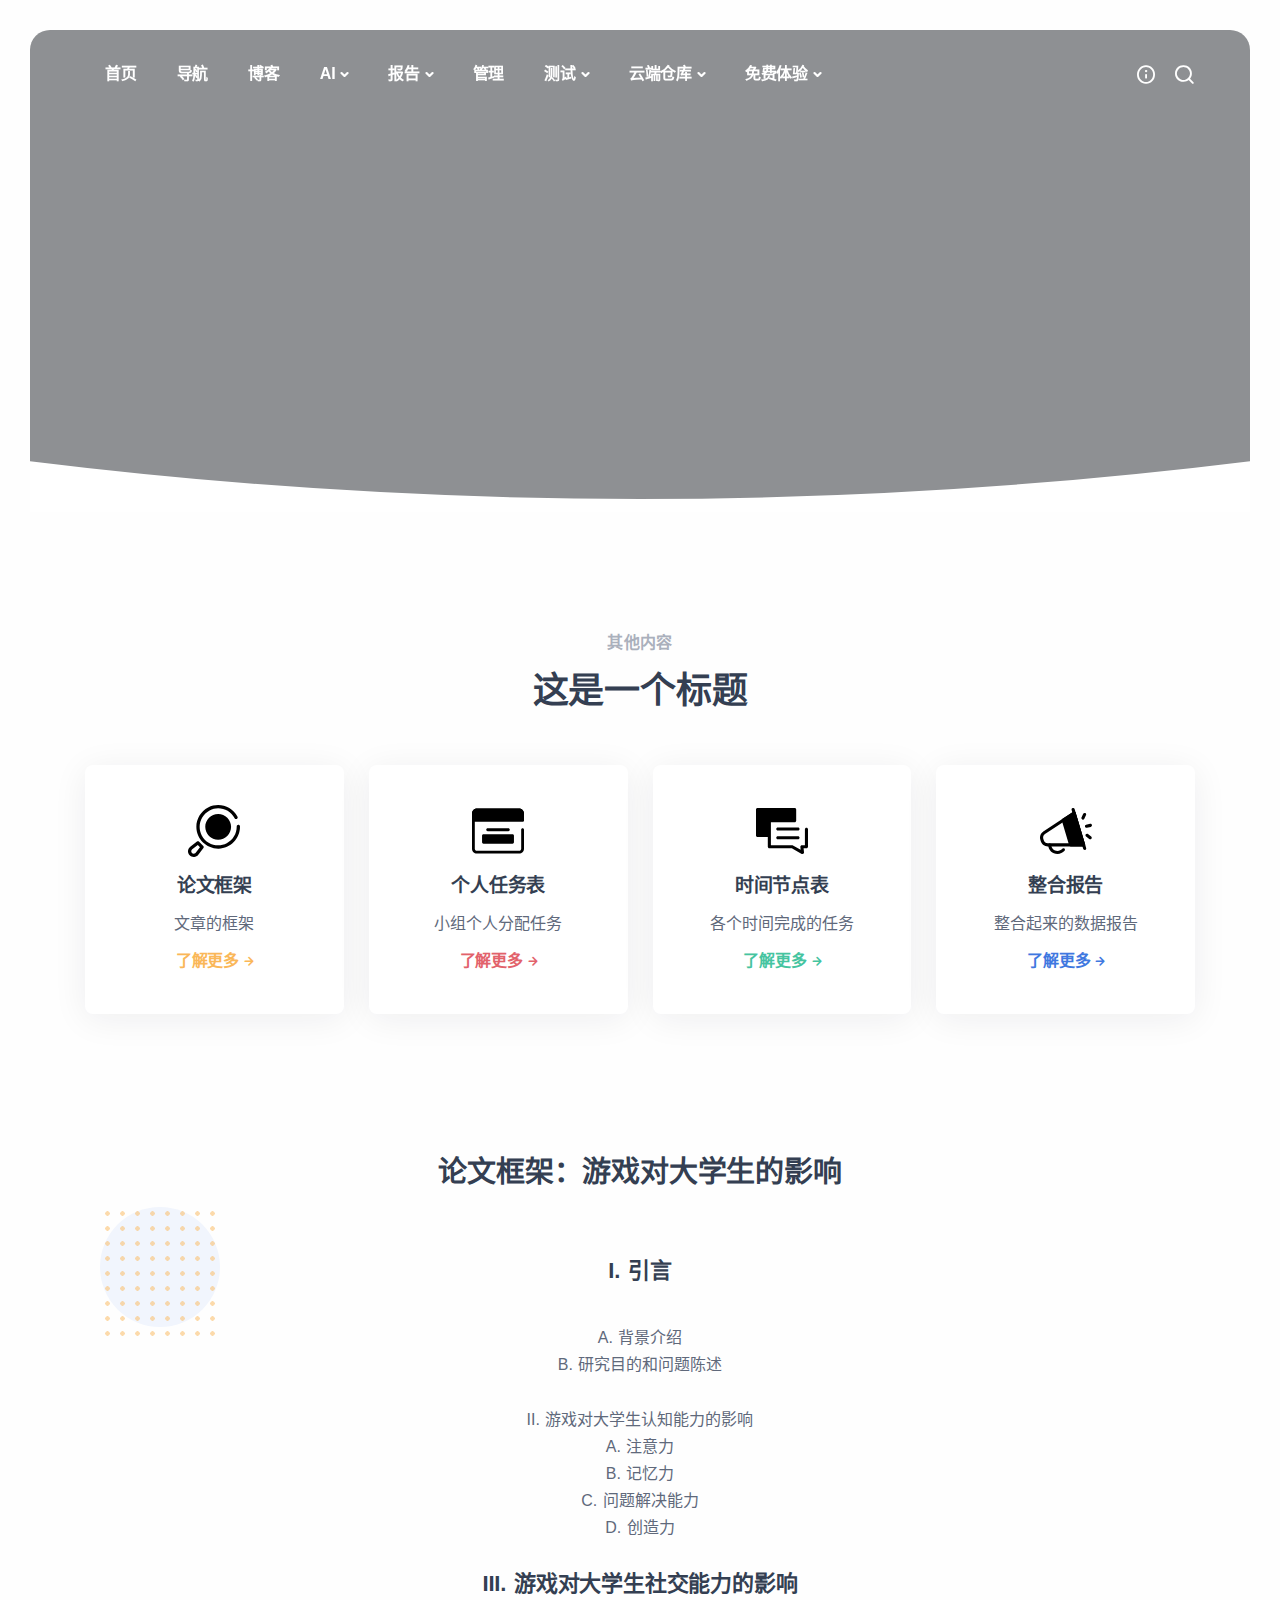
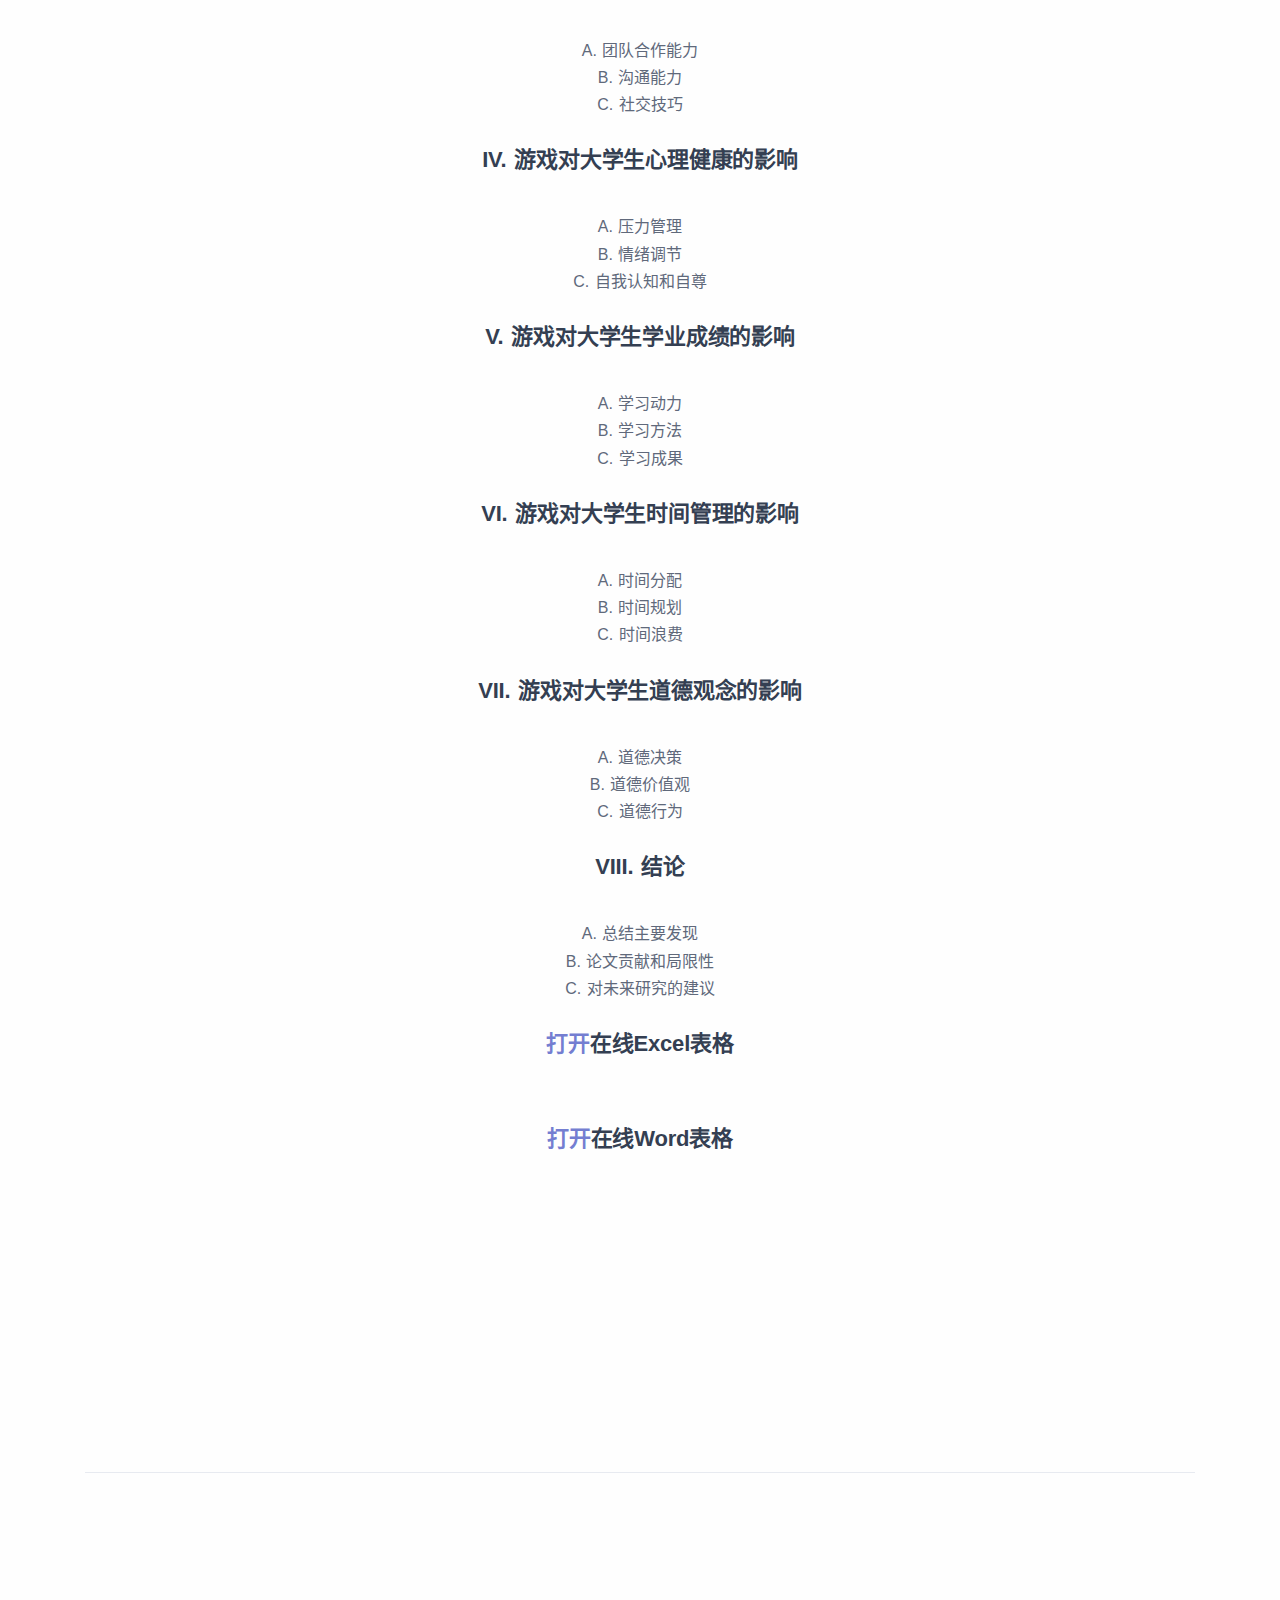
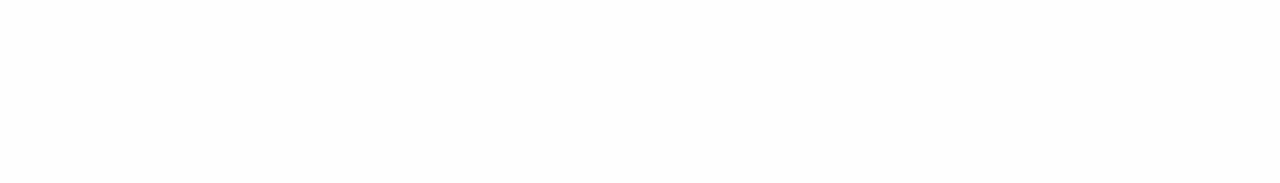
<file: lw/kj.html>
<!doctype html>
<html lang="zh-CN">
	<head>
		<meta charset="utf-8">
		<title>晚夜深秋-报告框架</title>
		<meta name="viewport" content="width=device-width, initial-scale=1.0" />
		<meta name="author" content="Lapus" />
		<link rel="stylesheet" href="../css/plugins.css" />
		<link rel="stylesheet" href="../css/style.css" />
		<link rel="stylesheet" href="../css/purple.css" />
		<link rel="preload" href="../css/urbanist.css" as="style" />
		<link rel="shortcut icon" href="https://www.logosc.cn/oss/icons/2022/06/02/e0UJFu2OHsecjv1.png">
		<style>
			@font-face {
        font-family: Unicons;
        src: url(../fonts/Unicons.woff2) format("woff2"), url(../fonts/Unicons.woff) format("woff");
        font-weight: 400;
        font-style: normal;
        font-display: block
      }

      @font-face {
        font-family: Custom;
        src: url(../fonts/Custom.woff2) format("woff2"), url(../fonts/Custom.woff) format("woff");
      }

      .img-mask.mask-1 img {
        -webkit-mask-image: url(../img/blob.svg) !important;
        mask-image: url(../img/blob.svg) !important;
      }

      .img-mask.mask-2 img {
        -webkit-mask-image: url(../img/hex.svg) !important;
        mask-image: url(../img/hex.svg) !important;
      }

      .img-mask.mask-3 img {
        -webkit-mask-image: url(../img/blob2.svg) !important;
        mask-image: url(../img/blob2.svg) !important;
      }
	

    </style>
		<link rel="stylesheet" href="../css/user-style.css">
	</head>
	<body>
		<body>
			
			<nav id="sticky-navbar" class="navbar navbar-expand-lg center-nav transparent navbar-light navbar-clone fixed">
				<div class="container flex-lg-row flex-nowrap align-items-center">
					<div class="navbar-collapse offcanvas offcanvas-nav offcanvas-start">
						<div class="offcanvas-header d-lg-none">
							<h3 class="text-white fs-30 mb-0">1023.love</h3>
							<button type="button" data-bs-dismiss="offcanvas" aria-label="Close" class="btn-close btn-close-white"></button>
						</div>
						<div class="offcanvas-body ms-lg-auto d-flex flex-column h-100">
							<ul class="navbar-nav">
								<li class="nav-item">
									<a href="https://www.1023.love" class="nav-link">首页</a>
								</li>
								<li class="nav-item">
									<a href="../about.html" class="nav-link">导航</a>
								</li>
								<li class="nav-item">
									<a href="http://li1023.51server.top/" class="nav-link">博客</a>
								</li>
								<li class="nav-item dropdown">
									<a href="#" data-bs-toggle="dropdown" class="nav-link dropdown-toggle">AI</a>
									<ul class="dropdown-menu">
										<li class="nav-item">
											<a href="https://painting.1023.love" class="dropdown-item">AI绘画</a>
										</li>
										
										<li class="nav-item">
											<a href="https://chatbot.weixin.qq.com/webapp/1cvFPYylGZUzvnzbyeQO7YzpwxcgeP?robotName=%E6%99%9A%E5%A4%9C%E6%B7%B1%E7%A7%8B" class="dropdown-item">AI对话</a>
										</li>
									</ul>
								</li>
								
								<li class="nav-item dropdown">
									<a href="#" data-bs-toggle="dropdown" class="nav-link dropdown-toggle">报告</a>
									<ul class="dropdown-menu">
										<li class="nav-item">
											<a href="./kj.html" class="dropdown-item">内容框架</a>
										</li>
										<li class="nav-item">
											<a href="./rw.html" class="dropdown-item">个人任务</a>
										</li>
										<li class="nav-item">
											<a href="./sj.html" class="dropdown-item">任务时间</a>
										</li>
										<li class="nav-item">
											<a href="./zh.html" class="dropdown-item">内容整合</a>
										</li>
									</ul>
								</li>
								<li class="nav-item">
									<a href="https://admin.1023.love" class="nav-link">管理</a>
								</li>
								<li class="nav-item dropdown">
									<a href="#" data-bs-toggle="dropdown" class="nav-link dropdown-toggle">测试</a>
									<ul class="dropdown-menu">
										<li class="dropdown dropdown-submenu dropend">
											<a href="#" data-bs-toggle="dropdown" class="dropdown-item dropdown-toggle">PHP</a>
											<ul class="dropdown-menu">
												<li class="nav-item">
													<a href="https://www.1023.love/api/php.php" class="dropdown-item">PHP版本</a>
												</li>
												<li class="nav-item">
													<a href="https://www.1023.love/api/index.php" class="dropdown-item">PHP-demo</a>
												</li>
												<li class="nav-item">
													<a href="https://www.1023.love/api/login.php" class="dropdown-item">PHP-登录</a>
												</li>
											</ul>
										</li>
										<li class="dropdown dropdown-submenu dropend">
											<a href="#" data-bs-toggle="dropdown" class="dropdown-item dropdown-toggle">数据库</a>
											<ul class="dropdown-menu">
												<li class="nav-item">
													<a href="http://www.sqlpub.com:8080/#/" class="dropdown-item">链接数据库</a>
												</li>
												<li class="nav-item">
													<a href="https://sqlpub.com/#/" class="dropdown-item">数据库注册</a>
												</li>
											</ul>
										</li>
										<li class="nav-item">
											<a href="https://test.1023.love" class="dropdown-item">测试页面</a>
										</li>
										<li class="nav-item">
											<a href="http://53ba086f.hk.cpolar.io" class="dropdown-item">聊天测试</a>
										</li>
									</ul>
								</li>
								
								
								
								<li class="nav-item dropdown">
									<a href="#" data-bs-toggle="dropdown" class="nav-link dropdown-toggle">云端仓库</a>
									<ul class="dropdown-menu">
										<li class="nav-item">
											<a href="https://cowtransfer.com/s/cc3b757f7adf43" class="dropdown-item">奶牛网盘</a>
										</li>
										
										<li class="nav-item">
											<a href="https://li1023.lanzoue.com/b04epo5le" class="dropdown-item">蓝奏云盘</a>
										</li>
										
										<li class="nav-item">
											<a href="https://www.123pan.com/s/QrVrVv-M0q53.html" class="dropdown-item">123网盘</a>
										</li>
										
									</ul>
								</li>
								<li class="nav-item dropdown">
									<a href="#" data-bs-toggle="dropdown" class="nav-link dropdown-toggle">免费体验</a>
									<div class="dropdown-menu dropdown-lg">
										<div class="dropdown-lg-content">
											<div>
												<h6 class="dropdown-header">腾讯云</h6>
												<ul class="list-unstyled">
													<li>
														<a href="https://cloud.tencent.com/lab" class="dropdown-item">腾讯云-实验室</a>
													</li>
													<li>
														<a href="https://cloud.tencent.com/act/campus" class="dropdown-item">低价-服务器</a>
													</li>
													<li>
														<a href="https://cloud.tencent.com/act/pro/domain-sales?fromSource=gwzcw.1293314.1293314.1293314&cps_key=6bc5384dcb0ce52527005b2dbe2dc321" class="dropdown-item">低价-域名</a>
													</li>
												</ul>
											</div>
											<div>
												<h6 class="dropdown-header">华为云</h6>
												<ul class="list-unstyled">
													<li>
														<a href="https://activity.huaweicloud.com/domain1.html?utm_source=special&utm_medium=organic&utm_adplace=pro-ecs-free_guanggao2" class="dropdown-item">低价-域名</a>
													</li>
													<li>
														<a href="https://activity.huaweicloud.com/free_test/index.html?utm_source=special&utm_medium=organic&utm_adplace=pro-ecs-free_guanggao3" class="dropdown-item">服务器</a>
													</li>
												</ul>
											</div>
											<div>
												<h6 class="dropdown-header">阿里云</h6>
												<ul class="list-unstyled">
													<li>
														<a href="https://free.aliyun.com/" class="dropdown-item">免费试用</a>
													</li>
													
												</ul>
											</div>
											<!-- <div>
												<h6 class="dropdown-header">华为云</h6>
												<ul class="list-unstyled">
													<li>
														<a href="./single-project.html" class="dropdown-item">域名</a>
													</li>
													<li>
														<a href="./single-project2.html" class="dropdown-item">服务器</a>
													</li>
												</ul>
											</div> -->
										</div>
									</div>
								</li>
								
							</ul>
							<div class="offcanvas-footer d-lg-none">
								<div>
									<a href="mailto:li@1023.love" class="link-inverse">li@1023.love</a>
									<br /> li1023qwq
									<br />
									<nav class="nav social social-white mt-4">
										<a href="#">
											<i class="uil uil-twitter"></i>
										</a>
										<a href="#">
											<i class="uil uil-facebook-f"></i>
										</a>
										<a href="#">
											<i class="uil uil-dribbble"></i>
										</a>
										<a href="#">
											<i class="uil uil-instagram"></i>
										</a>
										<a href="#">
											<i class="uil uil-youtube"></i>
										</a>
									</nav>
								</div>
							</div>
						</div>
					</div>
					<div class="navbar-other w-100 d-flex ms-auto">
						<ul class="navbar-nav flex-row align-items-center ms-auto">
							<li class="nav-item dropdown language-select text-uppercase">
								<a href="#" role="button" data-bs-toggle="dropdown" aria-haspopup="true" aria-expanded="false" class="nav-link dropdown-item dropdown-toggle">中文</a>
								<ul class="dropdown-menu">
									<li class="nav-item">
										<!-- 没有 -->
										<a href="#" class="dropdown-item">看不懂汉语？</a>
									</li>
									<li class="nav-item">
										<!-- 英语 -->
										<a href="#" class="dropdown-item">English</a>
									</li>
									<li class="nav-item">
										<!-- 法语 -->
										<a href="#" class="dropdown-item">Français</a>
									</li>
									<li class="nav-item">
										<!-- 俄语 -->
										<a href="#" class="dropdown-item">Русский</a>
									</li>
									<li class="nav-item">
										<!-- 德语 -->
										<a href="#" class="dropdown-item">Deutsch</a>
									</li>
									<li class="nav-item">
										<!-- 韩语 -->
										<a href="#" class="dropdown-item">한국어</a>
									</li>
								</ul>
							</li>
							<li class="nav-item d-none d-md-block">
								<a href="mailto:li@1023.love" class="btn btn-sm btn-primary rounded-pill">联系我们</a>
							</li>
							<li class="nav-item d-lg-none">
								<button class="hamburger offcanvas-nav-btn">
									<span></span>
								</button>
							</li>
						</ul>
					</div>
				</div>
			</nav>
			<div class="py-md-6">
				<div class="content-wrapper">
					<header class="wrapper">
						<nav class="navbar navbar-expand-lg center-nav transparent position-absolute navbar-dark px-md-10 px-xxl-0">
							<div class="container flex-lg-row flex-nowrap align-items-center">
								<div class="navbar-collapse offcanvas offcanvas-nav offcanvas-start">
									<div class="offcanvas-header d-lg-none">
										<h3 class="text-white fs-30 mb-0">1023.love
											<br />
										</h3>
										<button type="button" data-bs-dismiss="offcanvas" aria-label="Close" class="btn-close btn-close-white"></button>
									</div>
									<div class="offcanvas-body ms-lg-auto d-flex flex-column h-100">
										<ul class="navbar-nav">
											<li class="nav-item">
												<a href="https://www.1023.love" class="nav-link">首页</a>
											</li>
											<li class="nav-item">
												<a href="./about.html" class="nav-link">导航</a>
											</li>
											<li class="nav-item">
												<a href="http://li1023.51server.top/" class="nav-link">博客</a>
											</li>
											<li class="nav-item dropdown">
												<a href="#" data-bs-toggle="dropdown" class="nav-link dropdown-toggle">AI</a>
												<ul class="dropdown-menu">
													<li class="nav-item">
														<a href="https://painting.1023.love" class="dropdown-item">AI绘画</a>
													</li>
													
													<li class="nav-item">
														<a href="https://chatbot.weixin.qq.com/webapp/1cvFPYylGZUzvnzbyeQO7YzpwxcgeP?robotName=%E6%99%9A%E5%A4%9C%E6%B7%B1%E7%A7%8B" class="dropdown-item">AI对话</a>
													</li>
												</ul>
											</li>
											<li class="nav-item dropdown">
												<a href="#" data-bs-toggle="dropdown" class="nav-link dropdown-toggle">报告</a>
												<ul class="dropdown-menu">
													<li class="nav-item">
														<a href="./kj.html" class="dropdown-item">内容框架</a>
													</li>
													<li class="nav-item">
														<a href="./rw.html" class="dropdown-item">个人任务</a>
													</li>
													<li class="nav-item">
														<a href="./sj.html" class="dropdown-item">任务时间</a>
													</li>
													<li class="nav-item">
														<a href="./zh.html" class="dropdown-item">内容整合</a>
													</li>
												</ul>
											</li>
											<li class="nav-item">
												<a href="https://admin.1023.love" class="nav-link">管理</a>
											</li>
											<li class="nav-item dropdown">
												<a href="#" data-bs-toggle="dropdown" class="nav-link dropdown-toggle">测试</a>
												<ul class="dropdown-menu">
													<li class="dropdown dropdown-submenu dropend">
														<a href="#" data-bs-toggle="dropdown" class="dropdown-item dropdown-toggle">PHP</a>
														<ul class="dropdown-menu">
															<li class="nav-item">
																<a href="https://www.1023.love/api/php.php" class="dropdown-item">PHP版本</a>
															</li>
															<li class="nav-item">
																<a href="https://www.1023.love/api/index.php" class="dropdown-item">PHP-demo</a>
															</li>
															<li class="nav-item">
																<a href="https://www.1023.love/api/login.php" class="dropdown-item">PHP-登录</a>
															</li>
														</ul>
													</li>
													<li class="dropdown dropdown-submenu dropend">
														<a href="#" data-bs-toggle="dropdown" class="dropdown-item dropdown-toggle">数据库</a>
														<ul class="dropdown-menu">
															<li class="nav-item">
																<a href="http://www.sqlpub.com:8080/#/" class="dropdown-item">链接数据库</a>
															</li>
															<li class="nav-item">
																<a href="https://sqlpub.com/#/" class="dropdown-item">数据库注册</a>
															</li>
														</ul>
													</li>
													<li class="nav-item">
														<a href="https://test.1023.love" class="dropdown-item">测试页面</a>
													</li>
													<li class="nav-item">
														<a href="http://53ba086f.hk.cpolar.io" class="dropdown-item">聊天测试</a>
													</li>
												</ul>
											</li>
											
											
											
											<li class="nav-item dropdown">
												<a href="#" data-bs-toggle="dropdown" class="nav-link dropdown-toggle">云端仓库</a>
												<ul class="dropdown-menu">
													<li class="nav-item">
														<a href="https://cowtransfer.com/s/cc3b757f7adf43" class="dropdown-item">奶牛网盘</a>
													</li>
													
													<li class="nav-item">
														<a href="https://li1023.lanzoue.com/b04epo5le" class="dropdown-item">蓝奏云盘</a>
													</li>
													
													<li class="nav-item">
														<a href="https://www.123pan.com/s/QrVrVv-M0q53.html" class="dropdown-item">123网盘</a>
													</li>
													
												</ul>
											</li>
											<li class="nav-item dropdown">
												<a href="#" data-bs-toggle="dropdown" class="nav-link dropdown-toggle">免费体验</a>
												<div class="dropdown-menu dropdown-lg">
													<div class="dropdown-lg-content">
														<div>
															<h6 class="dropdown-header">腾讯云</h6>
															<ul class="list-unstyled">
																<li>
																	<a href="https://cloud.tencent.com/lab" class="dropdown-item">腾讯云-实验室</a>
																</li>
																<li>
																	<a href="https://cloud.tencent.com/act/campus" class="dropdown-item">低价-服务器</a>
																</li>
																<li>
																	<a href="https://cloud.tencent.com/act/pro/domain-sales?fromSource=gwzcw.1293314.1293314.1293314&cps_key=6bc5384dcb0ce52527005b2dbe2dc321" class="dropdown-item">低价-域名</a>
																</li>
															</ul>
														</div>
														<div>
															<h6 class="dropdown-header">华为云</h6>
															<ul class="list-unstyled">
																<li>
																	<a href="https://activity.huaweicloud.com/domain1.html?utm_source=special&utm_medium=organic&utm_adplace=pro-ecs-free_guanggao2" class="dropdown-item">低价-域名</a>
																</li>
																<li>
																	<a href="https://activity.huaweicloud.com/free_test/index.html?utm_source=special&utm_medium=organic&utm_adplace=pro-ecs-free_guanggao3" class="dropdown-item">服务器</a>
																</li>
															</ul>
														</div>
														<div>
															<h6 class="dropdown-header">阿里云</h6>
															<ul class="list-unstyled">
																<li>
																	<a href="https://free.aliyun.com/" class="dropdown-item">免费试用</a>
																</li>
																
															</ul>
														</div>
														<!-- <div>
															<h6 class="dropdown-header">华为云</h6>
															<ul class="list-unstyled">
																<li>
																	<a href="./single-project.html" class="dropdown-item">域名</a>
																</li>
																<li>
																	<a href="./single-project2.html" class="dropdown-item">服务器</a>
																</li>
															</ul>
														</div> -->
													</div>
												</div>
											</li>
											
										</ul>
									</div>
								</div>
								<div class="navbar-other w-100 d-flex ms-auto">
									<ul class="navbar-nav flex-row align-items-center ms-auto">
										<li class="nav-item">
											<a data-bs-toggle="offcanvas" data-bs-target="#offcanvas-info" class="nav-link">
												<i class="uil uil-info-circle"></i>
											</a>
										</li>
										<li class="nav-item">
											<a data-bs-toggle="offcanvas" data-bs-target="#offcanvas-search" class="nav-link">
												<i class="uil uil-search"></i>
											</a>
										</li>
										<li class="nav-item d-lg-none">
											<button class="hamburger offcanvas-nav-btn">
												<span></span>
											</button>
										</li>
									</ul>
								</div>
							</div>
						</nav>
						<div id="offcanvas-info" data-bs-scroll="true" class="offcanvas offcanvas-end text-inverse">
							<div class="offcanvas-header">
								<h3 class="text-white fs-30 mb-0">1023.love</h3>
								<button type="button" data-bs-dismiss="offcanvas" aria-label="Close" class="btn-close btn-close-white"></button>
							</div>
							<div class="offcanvas-body pb-6">
								<div class="widget mb-8">
									<p>光是遇见，就已经很美好了</p>
								</div>
								<div class="widget mb-8">
									<h4 class="widget-title text-white mb-3">联系我们</h4>
									<address> 
										<br />  </address>
									<a href="mailto:li@1023.love" class="link-inverse">li@1023.love</a>
									<br /> li1023qwq
								</div>
								<div class="widget mb-8">
									<h4 class="widget-title text-white mb-3">了解更多</h4>
									<ul class="list-unstyled">
										<li>
											<a href="#">关于我们</a>
										</li>
										<li>
											<a href="#">隐私保护</a>
										</li>
										<li>
											<a href="#">法律法规</a>
										</li>
										<li>
											<a href="#">联系我们</a>
										</li>
									</ul>
								</div>
								<div class="widget">
									<h4 class="widget-title text-white mb-3">关注我们</h4>
									<nav class="nav social social-white">
										<a href="#">
											<i class="uil uil-twitter"></i>
										</a>
										<a href="#">
											<i class="uil uil-facebook-f"></i>
										</a>
										<a href="#">
											<i class="uil uil-dribbble"></i>
										</a>
										<a href="#">
											<i class="uil uil-instagram"></i>
										</a>
										<a href="#">
											<i class="uil uil-youtube"></i>
										</a>
									</nav>
								</div>
							</div>
						</div>
						<div id="offcanvas-search" data-bs-scroll="true" class="offcanvas offcanvas-top bg-light">
						  <div class="container d-flex flex-row py-6">
						    <form class="search-form w-100" onsubmit="search()">
						      <input id="search-form" type="text" placeholder="请输入搜索关键字" class="form-control" />
						      <div class="form-check form-check-inline">
						        <input class="form-check-input" type="radio" name="search-option" id="bing-search" value="https://www.bing.com/search?q=">
						        <label class="form-check-label" for="bing-search">Bing搜索</label>
						      </div>
						      <div class="form-check form-check-inline">
						        <input class="form-check-input" type="radio" name="search-option" id="baidu-search" value="https://www.baidu.com/s?wd=">
						        <label class="form-check-label" for="baidu-search">百度搜索</label>
						      </div>
						      <button type="submit" class="btn btn-primary">搜索</button>
						    </form>
						    <button type="button" data-bs-dismiss="offcanvas" aria-label="Close" class="btn-close"></button>
						  </div>
						</div>
						
						<script>
						  function search() {
						    event.preventDefault(); // 阻止表单默认提交行为
						
						    // 获取搜索关键字和选中的搜索引擎
						    var keyword = document.getElementById("search-form").value;
						    var searchOption = document.querySelector('input[name="search-option"]:checked').value;
						
						    // 构建搜索URL
						    var searchUrl = searchOption + encodeURIComponent(keyword);
						
						    // 在新标签页中打开搜索结果
						    window.open(searchUrl, "_blank");
						  }
						</script>
					</header>
					<section class="section-frame br-fix overflow-hidden">
						<div data-image-src="https://www.toopic.cn/public/uploads/small/1691397909588169139790980.jpg" class="wrapper image-wrapper bg-cover bg-image bg-overlay bg-overlay-500">
							<div class="container pt-18 pt-lg-21 pb-17 pb-lg-19 text-center">
								<div class="row">
									<div data-cues="zoomIn" data-group="page-title" data-interval="-200" data-delay="500" class="col-md-9 col-lg-8 col-xl-7 col-xxl-6 mx-auto">
										
									</div>
								</div>
							</div>
              <div class="overflow-hidden">
                <div class="divider text-white mx-n2"><svg xmlns="http://www.w3.org/2000/svg" viewBox="0 0 1440 60" id="iheyfc">
                    <path fill="currentColor" d="M0,0V60H1440V0A5771,5771,0,0,1,0,0Z"></path>
                  </svg></div>
              </div><!-- /.overflow-hidden -->
            </div><!-- /.wrapper -->
          </section>
          <!--/section -->
          <section class="wrapper bg-light">
            <div class="container pt-14 pt-md-16 pb-15 pb-md-17">
              <div class="row text-center">
                <div class="col-lg-9 col-xl-8 mx-auto">
                  <h2 class="fs-16 text-uppercase text-muted mb-3">其他内容</h2>
                  <h3 class="display-4 mb-10 px-xxl-10">这是一个标题</h3>
                </div><!-- /column -->
              </div><!-- /.row -->
              <div class="row">
                <div class="col-xxl-11 mx-auto">
                  <!--/.row -->
                </div><!-- /column -->
              </div><!-- /.row -->
              <link rel="stylesheet" href="https://template-1253409072.cos.ap-guangzhou.myqcloud.com/vip-tpl/assets/css/plugins.css" />
              <link rel="stylesheet" href="https://template-1253409072.cos.ap-guangzhou.myqcloud.com/vip-tpl/assets/css/style.css" />
              <section class="wrapper">
                <div class="row gx-md-5 gy-5 text-center">
                  <div class="col-md-6 col-xl-3">
                    <div class="card shadow-lg">
                      <div class="card-body"><img src="../img/search-2.svg" alt="" class="icon-svg icon-svg-md text-yellow mb-3" />
                        <h4>论文框架</h4>
                        <p class="mb-2">文章的框架</p><a href="../lw/kj.html" class="more hover link-yellow">了解更多</a>
                      </div>
                      <!--/.card-body -->
                    </div>
                    <!--/.card -->
                  </div>
                  <!--/column -->
                  <div class="col-md-6 col-xl-3">
                    <div class="card shadow-lg">
                      <div class="card-body"><img src="../img/browser.svg" alt="" class="icon-svg icon-svg-md text-red mb-3" />
                        <h4>个人任务表</h4>
                        <p class="mb-2">小组个人分配任务</p><a href="../lw/rw.html" class="more hover link-red">了解更多</a>
                      </div>
                      <!--/.card-body -->
                    </div>
                    <!--/.card -->
                  </div>
                  <!--/column -->
                  <div class="col-md-6 col-xl-3">
                    <div class="card shadow-lg">
                      <div class="card-body"><img src="../img/chat-2.svg" alt="" class="icon-svg icon-svg-md text-green mb-3" />
                        <h4>时间节点表</h4>
                        <p class="mb-2">各个时间完成的任务</p><a href="../lw/sj.html" class="more hover link-green">了解更多</a>
                      </div>
                      <!--/.card-body -->
                    </div>
                    <!--/.card -->
                  </div>
                  <!--/column -->
                  <div class="col-md-6 col-xl-3">
                    <div class="card shadow-lg">
                      <div class="card-body"><img src="../img/megaphone.svg" alt="" class="icon-svg icon-svg-md text-blue mb-3" />
                        <h4>整合报告</h4>
                        <p class="mb-2">整合起来的数据报告</p><a href="../lw/zh.html" class="more hover link-blue">了解更多</a>
                      </div>
                      <!--/.card-body -->
                    </div>
                    <!--/.card -->
                  </div>
                  <!--/column -->
                </div>
                <div class="container py-14 py-md-16 text-center">
                  <!-- /.row -->
                  <div class="position-relative">
                    <div data-rellax-speed="1" id="ikf5nb" class="shape rounded-circle bg-soft-blue rellax w-16 h-16 c18301"></div>
                    <div data-rellax-speed="1" id="iat8r9" class="shape bg-dot yellow rellax w-16 h-17 c18316"></div>
                    <!--/.row -->
                  </div>
                  <link rel="stylesheet" href="https://template-1253409072.cos.ap-guangzhou.myqcloud.com/bootstrap/css/bootstrap.min.css" />
                  <section data-block-type="contents" data-id="1" class="fdb-block fp-active">
                    <div class="container">
                      <div class="row justify-content-center">
                        <div class="col col-md-8 text-center">
                          <p class="text-h3">
							  <span><h1>论文框架：游戏对大学生的影响</h1></span>
							  <br />
							  <br /><h3>I. 引言</h3>
							  <br /> A. 背景介绍
							  <br /> B. 研究目的和问题陈述
							  <br />
							  <br /></h3>II. 游戏对大学生认知能力的影响</h3>
							  <br /> A. 注意力
							  <br /> B. 记忆力
							  <br /> C. 问题解决能力
							  <br /> D. 创造力
							  <br />
							  <br /><h3>III. 游戏对大学生社交能力的影响</h3>
							  <br /> A. 团队合作能力
							  <br /> B. 沟通能力
							  <br /> C. 社交技巧
							  <br />
							  <br /><h3>IV. 游戏对大学生心理健康的影响</h3>
							  <br /> A. 压力管理
							  <br /> B. 情绪调节
							  <br /> C. 自我认知和自尊
							  <br />
							  <br /><h3>V. 游戏对大学生学业成绩的影响</h3>
							  <br /> A. 学习动力
							  <br /> B. 学习方法
							  <br /> C. 学习成果
							  <br />
							  <br /><h3>VI. 游戏对大学生时间管理的影响</h3>
							  <br /> A. 时间分配
							  <br /> B. 时间规划
							  <br /> C. 时间浪费
							  <br />
							  <br /><h3>VII. 游戏对大学生道德观念的影响</h3>
							  <br /> A. 道德决策
							  <br /> B. 道德价值观
							  <br /> C. 道德行为
							  <br />
							  <br /><h3>VIII. 结论</h3>
							  <br /> A. 总结主要发现
							  <br /> B. 论文贡献和局限性
							  <br /> C. 对未来研究的建议
							  <br />
							  <br /><h3><a href="https://1drv.ms/x/s!Ah1J8dtwLmHg9DiXpjm1UFwwXfwj?e=Wul5qU">打开</a>在线Excel表格</h3>
							  <br />
							  <br /><h3><a href="https://1drv.ms/w/s!Ah1J8dtwLmHg9Dx7Tuh5FiW53EKV?e=STER1q">打开</a>在线Word表格</h3>
							  <br />
							  <span></span>
							  </p>
                        </div>
                      </div>
                    </div>
                  </section><!-- /.position-relative -->
                </div><!-- /.container -->
              </section><!-- /section -->
              <script src="../js/plugins.js"></script>
              <script src="../js/theme.js"></script>
              <hr class="dark my-14 my-md-17" />
              <link rel="stylesheet" href="https://template-1253409072.cos.ap-guangzhou.myqcloud.com/vip-tpl/assets/css/plugins.css" />
              <link rel="stylesheet" href="https://template-1253409072.cos.ap-guangzhou.myqcloud.com/vip-tpl/assets/css/style.css" />
              <section class="wrapper">
                <!-- /.container -->
              </section><!-- /section -->
              <link rel="stylesheet" href="https://template-1253409072.cos.ap-guangzhou.myqcloud.com/vip-tpl/assets/css/plugins.css" />
              <link rel="stylesheet" href="https://template-1253409072.cos.ap-guangzhou.myqcloud.com/vip-tpl/assets/css/style.css" />
              <script src="../js/plugins.js"></script>
              <script src="../js/theme.js"></script>
              <!--/.row -->
              <!--/.row -->
            </div><!-- /.container -->
          </section><!-- /section -->
          <section class="section-frame overflow-hidden">
            <div id="irfr3h" class="wrapper bg-soft-primary c6645">
              <!-- /.container -->
            </div><!-- /.wrapper -->
          </section>
          <!--/section -->
          <section class="wrapper bg-light">
            <!-- /.container -->
          </section><!-- /section -->
        </div><!-- /.content-wrapper -->
        <footer class="bg-dark section-frame">
          <!-- /.container -->
        </footer>
      </div>
      <link rel="stylesheet" href="https://template-1253409072.cos.ap-guangzhou.myqcloud.com/vip-tpl/assets/css/plugins.css" />
      <link rel="stylesheet" href="https://template-1253409072.cos.ap-guangzhou.myqcloud.com/vip-tpl/assets/css/style.css" />
      <script src="../js/plugins.js"></script>
      <script src="../js/theme.js"></script>
    </body>
  </body>
  <html>
</file>
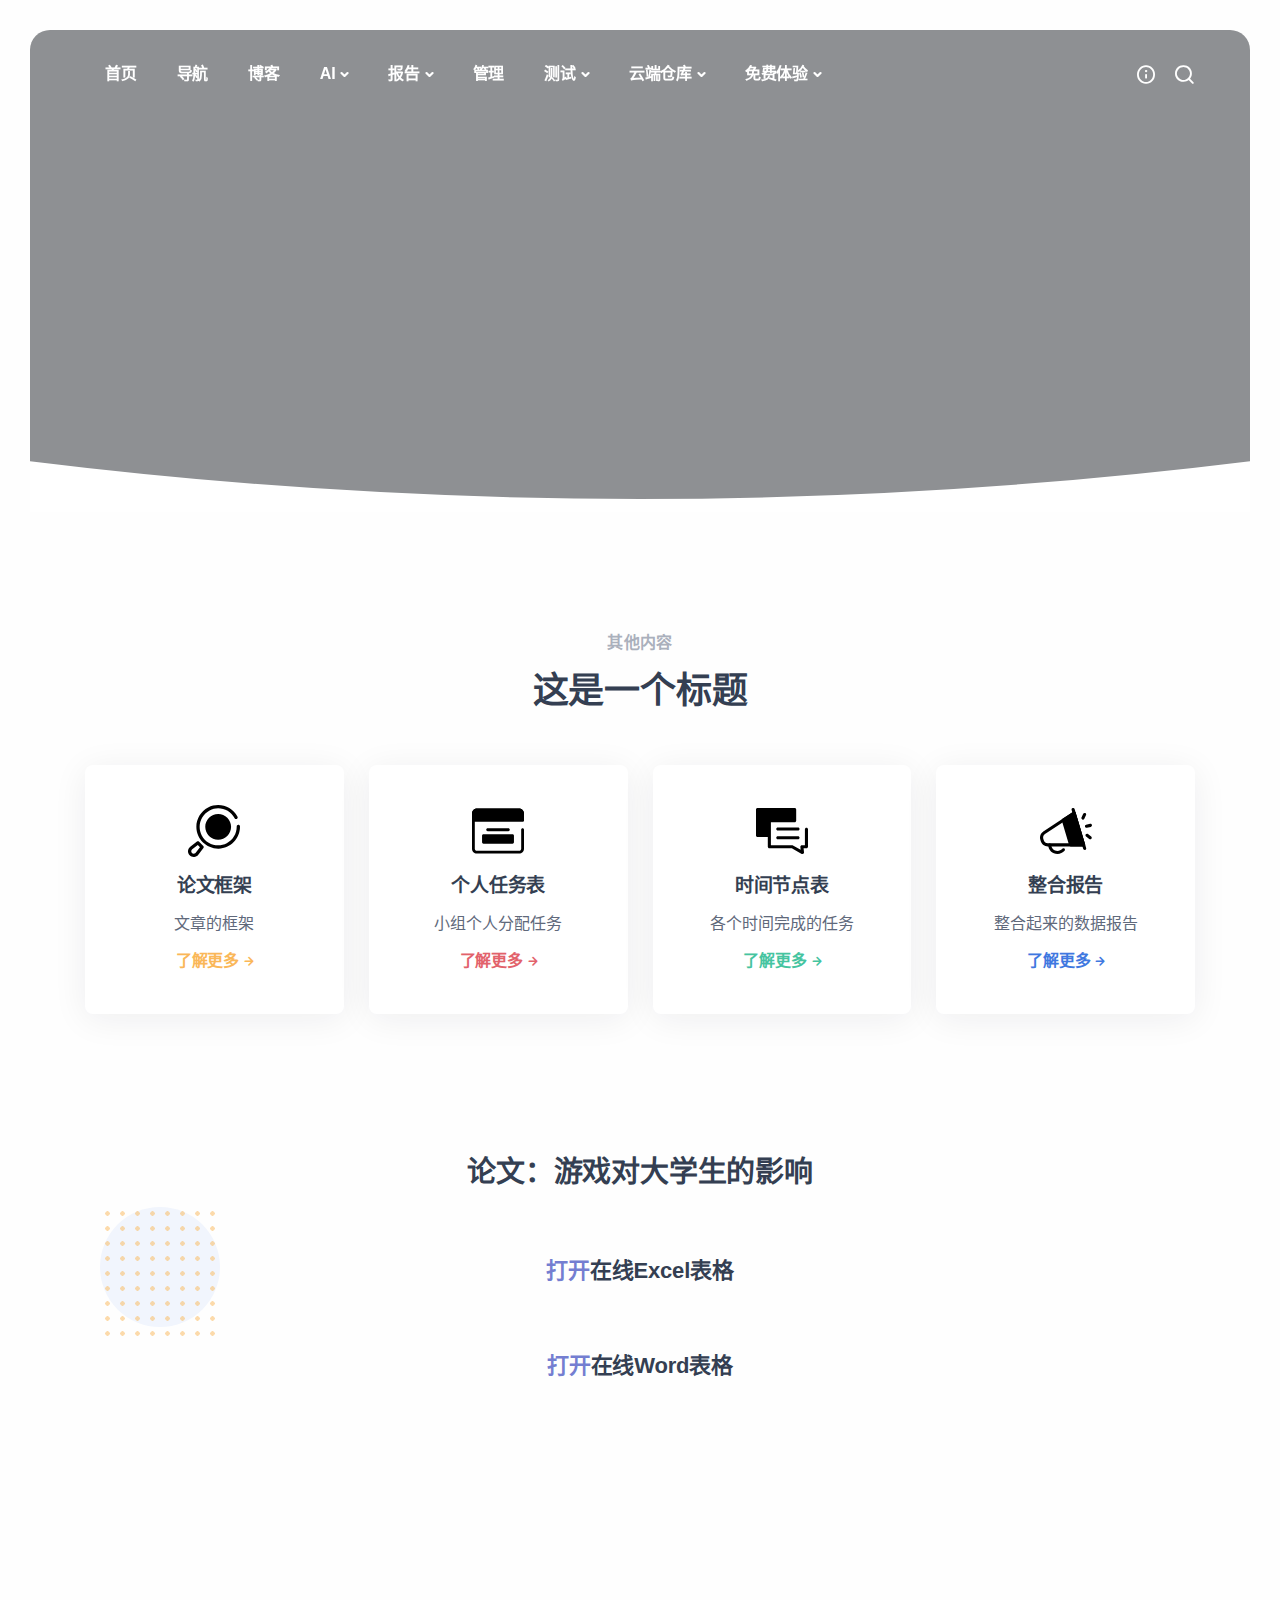
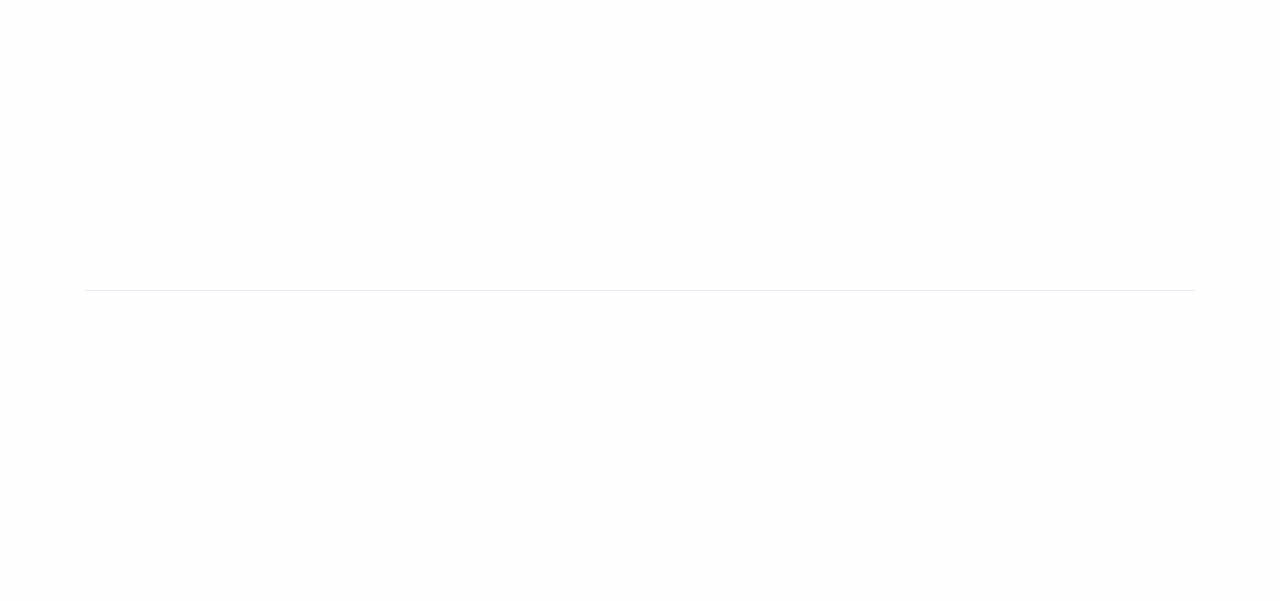
<file: lw/rw.html>
<!doctype html>
<html lang="zh-CN">
	<head>
		<meta charset="utf-8">
		<title>晚夜深秋-个人任务</title>
		<meta name="viewport" content="width=device-width, initial-scale=1.0" />
		<meta name="author" content="Lapus" />
		<link rel="stylesheet" href="../css/plugins.css" />
		<link rel="stylesheet" href="../css/style.css" />
		<link rel="stylesheet" href="../css/purple.css" />
		<link rel="preload" href="../css/urbanist.css" as="style" />
		<link rel="shortcut icon" href="https://www.logosc.cn/oss/icons/2022/06/02/e0UJFu2OHsecjv1.png">
		<style>
			@font-face {
        font-family: Unicons;
        src: url(../fonts/Unicons.woff2) format("woff2"), url(../fonts/Unicons.woff) format("woff");
        font-weight: 400;
        font-style: normal;
        font-display: block
      }

      @font-face {
        font-family: Custom;
        src: url(../fonts/Custom.woff2) format("woff2"), url(../fonts/Custom.woff) format("woff");
      }

      .img-mask.mask-1 img {
        -webkit-mask-image: url(../img/blob.svg) !important;
        mask-image: url(../img/blob.svg) !important;
      }

      .img-mask.mask-2 img {
        -webkit-mask-image: url(../img/hex.svg) !important;
        mask-image: url(../img/hex.svg) !important;
      }

      .img-mask.mask-3 img {
        -webkit-mask-image: url(../img/blob2.svg) !important;
        mask-image: url(../img/blob2.svg) !important;
      }
	

    </style>
		<link rel="stylesheet" href="../css/user-style.css">
	</head>
	<body>
		<body>
			
			<nav id="sticky-navbar" class="navbar navbar-expand-lg center-nav transparent navbar-light navbar-clone fixed">
				<div class="container flex-lg-row flex-nowrap align-items-center">
					<div class="navbar-collapse offcanvas offcanvas-nav offcanvas-start">
						<div class="offcanvas-header d-lg-none">
							<h3 class="text-white fs-30 mb-0">1023.love</h3>
							<button type="button" data-bs-dismiss="offcanvas" aria-label="Close" class="btn-close btn-close-white"></button>
						</div>
						<div class="offcanvas-body ms-lg-auto d-flex flex-column h-100">
							<ul class="navbar-nav">
								<li class="nav-item">
									<a href="https://www.1023.love" class="nav-link">首页</a>
								</li>
								<li class="nav-item">
									<a href="../about.html" class="nav-link">导航</a>
								</li>
								<li class="nav-item">
									<a href="http://li1023.51server.top/" class="nav-link">博客</a>
								</li>
								<li class="nav-item dropdown">
									<a href="#" data-bs-toggle="dropdown" class="nav-link dropdown-toggle">AI</a>
									<ul class="dropdown-menu">
										<li class="nav-item">
											<a href="https://painting.1023.love" class="dropdown-item">AI绘画</a>
										</li>
										
										<li class="nav-item">
											<a href="https://chatbot.weixin.qq.com/webapp/1cvFPYylGZUzvnzbyeQO7YzpwxcgeP?robotName=%E6%99%9A%E5%A4%9C%E6%B7%B1%E7%A7%8B" class="dropdown-item">AI对话</a>
										</li>
									</ul>
								</li>
								
								<li class="nav-item dropdown">
									<a href="#" data-bs-toggle="dropdown" class="nav-link dropdown-toggle">报告</a>
									<ul class="dropdown-menu">
										<li class="nav-item">
											<a href="./kj.html" class="dropdown-item">内容框架</a>
										</li>
										<li class="nav-item">
											<a href="./rw.html" class="dropdown-item">个人任务</a>
										</li>
										<li class="nav-item">
											<a href="./sj.html" class="dropdown-item">任务时间</a>
										</li>
										<li class="nav-item">
											<a href="./zh.html" class="dropdown-item">内容整合</a>
										</li>
									</ul>
								</li>
								<li class="nav-item">
									<a href="https://admin.1023.love" class="nav-link">管理</a>
								</li>
								<li class="nav-item dropdown">
									<a href="#" data-bs-toggle="dropdown" class="nav-link dropdown-toggle">测试</a>
									<ul class="dropdown-menu">
										<li class="dropdown dropdown-submenu dropend">
											<a href="#" data-bs-toggle="dropdown" class="dropdown-item dropdown-toggle">PHP</a>
											<ul class="dropdown-menu">
												<li class="nav-item">
													<a href="https://www.1023.love/api/php.php" class="dropdown-item">PHP版本</a>
												</li>
												<li class="nav-item">
													<a href="https://www.1023.love/api/index.php" class="dropdown-item">PHP-demo</a>
												</li>
												<li class="nav-item">
													<a href="https://www.1023.love/api/login.php" class="dropdown-item">PHP-登录</a>
												</li>
											</ul>
										</li>
										<li class="dropdown dropdown-submenu dropend">
											<a href="#" data-bs-toggle="dropdown" class="dropdown-item dropdown-toggle">数据库</a>
											<ul class="dropdown-menu">
												<li class="nav-item">
													<a href="http://www.sqlpub.com:8080/#/" class="dropdown-item">链接数据库</a>
												</li>
												<li class="nav-item">
													<a href="https://sqlpub.com/#/" class="dropdown-item">数据库注册</a>
												</li>
											</ul>
										</li>
										<li class="nav-item">
											<a href="https://test.1023.love" class="dropdown-item">测试页面</a>
										</li>
										<li class="nav-item">
											<a href="http://53ba086f.hk.cpolar.io" class="dropdown-item">聊天测试</a>
										</li>
									</ul>
								</li>
								
								
								
								<li class="nav-item dropdown">
									<a href="#" data-bs-toggle="dropdown" class="nav-link dropdown-toggle">云端仓库</a>
									<ul class="dropdown-menu">
										<li class="nav-item">
											<a href="https://cowtransfer.com/s/cc3b757f7adf43" class="dropdown-item">奶牛网盘</a>
										</li>
										
										<li class="nav-item">
											<a href="https://li1023.lanzoue.com/b04epo5le" class="dropdown-item">蓝奏云盘</a>
										</li>
										
										<li class="nav-item">
											<a href="https://www.123pan.com/s/QrVrVv-M0q53.html" class="dropdown-item">123网盘</a>
										</li>
										
									</ul>
								</li>
								<li class="nav-item dropdown">
									<a href="#" data-bs-toggle="dropdown" class="nav-link dropdown-toggle">免费体验</a>
									<div class="dropdown-menu dropdown-lg">
										<div class="dropdown-lg-content">
											<div>
												<h6 class="dropdown-header">腾讯云</h6>
												<ul class="list-unstyled">
													<li>
														<a href="https://cloud.tencent.com/lab" class="dropdown-item">腾讯云-实验室</a>
													</li>
													<li>
														<a href="https://cloud.tencent.com/act/campus" class="dropdown-item">低价-服务器</a>
													</li>
													<li>
														<a href="https://cloud.tencent.com/act/pro/domain-sales?fromSource=gwzcw.1293314.1293314.1293314&cps_key=6bc5384dcb0ce52527005b2dbe2dc321" class="dropdown-item">低价-域名</a>
													</li>
												</ul>
											</div>
											<div>
												<h6 class="dropdown-header">华为云</h6>
												<ul class="list-unstyled">
													<li>
														<a href="https://activity.huaweicloud.com/domain1.html?utm_source=special&utm_medium=organic&utm_adplace=pro-ecs-free_guanggao2" class="dropdown-item">低价-域名</a>
													</li>
													<li>
														<a href="https://activity.huaweicloud.com/free_test/index.html?utm_source=special&utm_medium=organic&utm_adplace=pro-ecs-free_guanggao3" class="dropdown-item">服务器</a>
													</li>
												</ul>
											</div>
											<div>
												<h6 class="dropdown-header">阿里云</h6>
												<ul class="list-unstyled">
													<li>
														<a href="https://free.aliyun.com/" class="dropdown-item">免费试用</a>
													</li>
													
												</ul>
											</div>
											<!-- <div>
												<h6 class="dropdown-header">华为云</h6>
												<ul class="list-unstyled">
													<li>
														<a href="./single-project.html" class="dropdown-item">域名</a>
													</li>
													<li>
														<a href="./single-project2.html" class="dropdown-item">服务器</a>
													</li>
												</ul>
											</div> -->
										</div>
									</div>
								</li>
								
							</ul>
							<div class="offcanvas-footer d-lg-none">
								<div>
									<a href="mailto:li@1023.love" class="link-inverse">li@1023.love</a>
									<br /> li1023qwq
									<br />
									<nav class="nav social social-white mt-4">
										<a href="#">
											<i class="uil uil-twitter"></i>
										</a>
										<a href="#">
											<i class="uil uil-facebook-f"></i>
										</a>
										<a href="#">
											<i class="uil uil-dribbble"></i>
										</a>
										<a href="#">
											<i class="uil uil-instagram"></i>
										</a>
										<a href="#">
											<i class="uil uil-youtube"></i>
										</a>
									</nav>
								</div>
							</div>
						</div>
					</div>
					<div class="navbar-other w-100 d-flex ms-auto">
						<ul class="navbar-nav flex-row align-items-center ms-auto">
							<li class="nav-item dropdown language-select text-uppercase">
								<a href="#" role="button" data-bs-toggle="dropdown" aria-haspopup="true" aria-expanded="false" class="nav-link dropdown-item dropdown-toggle">中文</a>
								<ul class="dropdown-menu">
									<li class="nav-item">
										<!-- 没有 -->
										<a href="#" class="dropdown-item">看不懂汉语？</a>
									</li>
									<li class="nav-item">
										<!-- 英语 -->
										<a href="#" class="dropdown-item">English</a>
									</li>
									<li class="nav-item">
										<!-- 法语 -->
										<a href="#" class="dropdown-item">Français</a>
									</li>
									<li class="nav-item">
										<!-- 俄语 -->
										<a href="#" class="dropdown-item">Русский</a>
									</li>
									<li class="nav-item">
										<!-- 德语 -->
										<a href="#" class="dropdown-item">Deutsch</a>
									</li>
									<li class="nav-item">
										<!-- 韩语 -->
										<a href="#" class="dropdown-item">한국어</a>
									</li>
								</ul>
							</li>
							<li class="nav-item d-none d-md-block">
								<a href="mailto:li@1023.love" class="btn btn-sm btn-primary rounded-pill">联系我们</a>
							</li>
							<li class="nav-item d-lg-none">
								<button class="hamburger offcanvas-nav-btn">
									<span></span>
								</button>
							</li>
						</ul>
					</div>
				</div>
			</nav>
			<div class="py-md-6">
				<div class="content-wrapper">
					<header class="wrapper">
						<nav class="navbar navbar-expand-lg center-nav transparent position-absolute navbar-dark px-md-10 px-xxl-0">
							<div class="container flex-lg-row flex-nowrap align-items-center">
								<div class="navbar-collapse offcanvas offcanvas-nav offcanvas-start">
									<div class="offcanvas-header d-lg-none">
										<h3 class="text-white fs-30 mb-0">1023.love
											<br />
										</h3>
										<button type="button" data-bs-dismiss="offcanvas" aria-label="Close" class="btn-close btn-close-white"></button>
									</div>
									<div class="offcanvas-body ms-lg-auto d-flex flex-column h-100">
										<ul class="navbar-nav">
											<li class="nav-item">
												<a href="https://www.1023.love" class="nav-link">首页</a>
											</li>
											<li class="nav-item">
												<a href="./about.html" class="nav-link">导航</a>
											</li>
											<li class="nav-item">
												<a href="http://li1023.51server.top/" class="nav-link">博客</a>
											</li>
											<li class="nav-item dropdown">
												<a href="#" data-bs-toggle="dropdown" class="nav-link dropdown-toggle">AI</a>
												<ul class="dropdown-menu">
													<li class="nav-item">
														<a href="https://painting.1023.love" class="dropdown-item">AI绘画</a>
													</li>
													
													<li class="nav-item">
														<a href="https://chatbot.weixin.qq.com/webapp/1cvFPYylGZUzvnzbyeQO7YzpwxcgeP?robotName=%E6%99%9A%E5%A4%9C%E6%B7%B1%E7%A7%8B" class="dropdown-item">AI对话</a>
													</li>
												</ul>
											</li>
											<li class="nav-item dropdown">
												<a href="#" data-bs-toggle="dropdown" class="nav-link dropdown-toggle">报告</a>
												<ul class="dropdown-menu">
													<li class="nav-item">
														<a href="./kj.html" class="dropdown-item">内容框架</a>
													</li>
													<li class="nav-item">
														<a href="./rw.html" class="dropdown-item">个人任务</a>
													</li>
													<li class="nav-item">
														<a href="./sj.html" class="dropdown-item">任务时间</a>
													</li>
													<li class="nav-item">
														<a href="./zh.html" class="dropdown-item">内容整合</a>
													</li>
												</ul>
											</li>
											<li class="nav-item">
												<a href="https://admin.1023.love" class="nav-link">管理</a>
											</li>
											<li class="nav-item dropdown">
												<a href="#" data-bs-toggle="dropdown" class="nav-link dropdown-toggle">测试</a>
												<ul class="dropdown-menu">
													<li class="dropdown dropdown-submenu dropend">
														<a href="#" data-bs-toggle="dropdown" class="dropdown-item dropdown-toggle">PHP</a>
														<ul class="dropdown-menu">
															<li class="nav-item">
																<a href="https://www.1023.love/api/php.php" class="dropdown-item">PHP版本</a>
															</li>
															<li class="nav-item">
																<a href="https://www.1023.love/api/index.php" class="dropdown-item">PHP-demo</a>
															</li>
															<li class="nav-item">
																<a href="https://www.1023.love/api/login.php" class="dropdown-item">PHP-登录</a>
															</li>
														</ul>
													</li>
													<li class="dropdown dropdown-submenu dropend">
														<a href="#" data-bs-toggle="dropdown" class="dropdown-item dropdown-toggle">数据库</a>
														<ul class="dropdown-menu">
															<li class="nav-item">
																<a href="http://www.sqlpub.com:8080/#/" class="dropdown-item">链接数据库</a>
															</li>
															<li class="nav-item">
																<a href="https://sqlpub.com/#/" class="dropdown-item">数据库注册</a>
															</li>
														</ul>
													</li>
													<li class="nav-item">
														<a href="https://test.1023.love" class="dropdown-item">测试页面</a>
													</li>
													<li class="nav-item">
														<a href="http://53ba086f.hk.cpolar.io" class="dropdown-item">聊天测试</a>
													</li>
												</ul>
											</li>
											
											
											
											<li class="nav-item dropdown">
												<a href="#" data-bs-toggle="dropdown" class="nav-link dropdown-toggle">云端仓库</a>
												<ul class="dropdown-menu">
													<li class="nav-item">
														<a href="https://cowtransfer.com/s/cc3b757f7adf43" class="dropdown-item">奶牛网盘</a>
													</li>
													
													<li class="nav-item">
														<a href="https://li1023.lanzoue.com/b04epo5le" class="dropdown-item">蓝奏云盘</a>
													</li>
													
													<li class="nav-item">
														<a href="https://www.123pan.com/s/QrVrVv-M0q53.html" class="dropdown-item">123网盘</a>
													</li>
													
												</ul>
											</li>
											<li class="nav-item dropdown">
												<a href="#" data-bs-toggle="dropdown" class="nav-link dropdown-toggle">免费体验</a>
												<div class="dropdown-menu dropdown-lg">
													<div class="dropdown-lg-content">
														<div>
															<h6 class="dropdown-header">腾讯云</h6>
															<ul class="list-unstyled">
																<li>
																	<a href="https://cloud.tencent.com/lab" class="dropdown-item">腾讯云-实验室</a>
																</li>
																<li>
																	<a href="https://cloud.tencent.com/act/campus" class="dropdown-item">低价-服务器</a>
																</li>
																<li>
																	<a href="https://cloud.tencent.com/act/pro/domain-sales?fromSource=gwzcw.1293314.1293314.1293314&cps_key=6bc5384dcb0ce52527005b2dbe2dc321" class="dropdown-item">低价-域名</a>
																</li>
															</ul>
														</div>
														<div>
															<h6 class="dropdown-header">华为云</h6>
															<ul class="list-unstyled">
																<li>
																	<a href="https://activity.huaweicloud.com/domain1.html?utm_source=special&utm_medium=organic&utm_adplace=pro-ecs-free_guanggao2" class="dropdown-item">低价-域名</a>
																</li>
																<li>
																	<a href="https://activity.huaweicloud.com/free_test/index.html?utm_source=special&utm_medium=organic&utm_adplace=pro-ecs-free_guanggao3" class="dropdown-item">服务器</a>
																</li>
															</ul>
														</div>
														<div>
															<h6 class="dropdown-header">阿里云</h6>
															<ul class="list-unstyled">
																<li>
																	<a href="https://free.aliyun.com/" class="dropdown-item">免费试用</a>
																</li>
																
															</ul>
														</div>
														<!-- <div>
															<h6 class="dropdown-header">华为云</h6>
															<ul class="list-unstyled">
																<li>
																	<a href="./single-project.html" class="dropdown-item">域名</a>
																</li>
																<li>
																	<a href="./single-project2.html" class="dropdown-item">服务器</a>
																</li>
															</ul>
														</div> -->
													</div>
												</div>
											</li>
											
										</ul>
									</div>
								</div>
								<div class="navbar-other w-100 d-flex ms-auto">
									<ul class="navbar-nav flex-row align-items-center ms-auto">
										<li class="nav-item">
											<a data-bs-toggle="offcanvas" data-bs-target="#offcanvas-info" class="nav-link">
												<i class="uil uil-info-circle"></i>
											</a>
										</li>
										<li class="nav-item">
											<a data-bs-toggle="offcanvas" data-bs-target="#offcanvas-search" class="nav-link">
												<i class="uil uil-search"></i>
											</a>
										</li>
										<li class="nav-item d-lg-none">
											<button class="hamburger offcanvas-nav-btn">
												<span></span>
											</button>
										</li>
									</ul>
								</div>
							</div>
						</nav>
						<div id="offcanvas-info" data-bs-scroll="true" class="offcanvas offcanvas-end text-inverse">
							<div class="offcanvas-header">
								<h3 class="text-white fs-30 mb-0">1023.love</h3>
								<button type="button" data-bs-dismiss="offcanvas" aria-label="Close" class="btn-close btn-close-white"></button>
							</div>
							<div class="offcanvas-body pb-6">
								<div class="widget mb-8">
									<p>光是遇见，就已经很美好了</p>
								</div>
								<div class="widget mb-8">
									<h4 class="widget-title text-white mb-3">联系我们</h4>
									<address> 
										<br />  </address>
									<a href="mailto:li@1023.love" class="link-inverse">li@1023.love</a>
									<br /> li1023qwq
								</div>
								<div class="widget mb-8">
									<h4 class="widget-title text-white mb-3">了解更多</h4>
									<ul class="list-unstyled">
										<li>
											<a href="#">关于我们</a>
										</li>
										<li>
											<a href="#">隐私保护</a>
										</li>
										<li>
											<a href="#">法律法规</a>
										</li>
										<li>
											<a href="#">联系我们</a>
										</li>
									</ul>
								</div>
								<div class="widget">
									<h4 class="widget-title text-white mb-3">关注我们</h4>
									<nav class="nav social social-white">
										<a href="#">
											<i class="uil uil-twitter"></i>
										</a>
										<a href="#">
											<i class="uil uil-facebook-f"></i>
										</a>
										<a href="#">
											<i class="uil uil-dribbble"></i>
										</a>
										<a href="#">
											<i class="uil uil-instagram"></i>
										</a>
										<a href="#">
											<i class="uil uil-youtube"></i>
										</a>
									</nav>
								</div>
							</div>
						</div>
						<div id="offcanvas-search" data-bs-scroll="true" class="offcanvas offcanvas-top bg-light">
						  <div class="container d-flex flex-row py-6">
						    <form class="search-form w-100" onsubmit="search()">
						      <input id="search-form" type="text" placeholder="请输入搜索关键字" class="form-control" />
						      <div class="form-check form-check-inline">
						        <input class="form-check-input" type="radio" name="search-option" id="bing-search" value="https://www.bing.com/search?q=">
						        <label class="form-check-label" for="bing-search">Bing搜索</label>
						      </div>
						      <div class="form-check form-check-inline">
						        <input class="form-check-input" type="radio" name="search-option" id="baidu-search" value="https://www.baidu.com/s?wd=">
						        <label class="form-check-label" for="baidu-search">百度搜索</label>
						      </div>
						      <button type="submit" class="btn btn-primary">搜索</button>
						    </form>
						    <button type="button" data-bs-dismiss="offcanvas" aria-label="Close" class="btn-close"></button>
						  </div>
						</div>
						
						<script>
						  function search() {
						    event.preventDefault(); // 阻止表单默认提交行为
						
						    // 获取搜索关键字和选中的搜索引擎
						    var keyword = document.getElementById("search-form").value;
						    var searchOption = document.querySelector('input[name="search-option"]:checked').value;
						
						    // 构建搜索URL
						    var searchUrl = searchOption + encodeURIComponent(keyword);
						
						    // 在新标签页中打开搜索结果
						    window.open(searchUrl, "_blank");
						  }
						</script>
					</header>
					<section class="section-frame br-fix overflow-hidden">
						<div data-image-src="https://www.toopic.cn/public/uploads/small/1691397909588169139790980.jpg" class="wrapper image-wrapper bg-cover bg-image bg-overlay bg-overlay-500">
							<div class="container pt-18 pt-lg-21 pb-17 pb-lg-19 text-center">
								<div class="row">
									<div data-cues="zoomIn" data-group="page-title" data-interval="-200" data-delay="500" class="col-md-9 col-lg-8 col-xl-7 col-xxl-6 mx-auto">
										
									</div>
								</div>
							</div>
              <div class="overflow-hidden">
                <div class="divider text-white mx-n2"><svg xmlns="http://www.w3.org/2000/svg" viewBox="0 0 1440 60" id="iheyfc">
                    <path fill="currentColor" d="M0,0V60H1440V0A5771,5771,0,0,1,0,0Z"></path>
                  </svg></div>
              </div><!-- /.overflow-hidden -->
            </div><!-- /.wrapper -->
          </section>
          <!--/section -->
          <section class="wrapper bg-light">
            <div class="container pt-14 pt-md-16 pb-15 pb-md-17">
              <div class="row text-center">
                <div class="col-lg-9 col-xl-8 mx-auto">
                  <h2 class="fs-16 text-uppercase text-muted mb-3">其他内容</h2>
                  <h3 class="display-4 mb-10 px-xxl-10">这是一个标题</h3>
                </div><!-- /column -->
              </div><!-- /.row -->
              <div class="row">
                <div class="col-xxl-11 mx-auto">
                  <!--/.row -->
                </div><!-- /column -->
              </div><!-- /.row -->
              <link rel="stylesheet" href="https://template-1253409072.cos.ap-guangzhou.myqcloud.com/vip-tpl/assets/css/plugins.css" />
              <link rel="stylesheet" href="https://template-1253409072.cos.ap-guangzhou.myqcloud.com/vip-tpl/assets/css/style.css" />
              <section class="wrapper">
                <div class="row gx-md-5 gy-5 text-center">
                  <div class="col-md-6 col-xl-3">
                    <div class="card shadow-lg">
                      <div class="card-body"><img src="../img/search-2.svg" alt="" class="icon-svg icon-svg-md text-yellow mb-3" />
                        <h4>论文框架</h4>
                        <p class="mb-2">文章的框架</p><a href="../lw/kj.html" class="more hover link-yellow">了解更多</a>
                      </div>
                      <!--/.card-body -->
                    </div>
                    <!--/.card -->
                  </div>
                  <!--/column -->
                  <div class="col-md-6 col-xl-3">
                    <div class="card shadow-lg">
                      <div class="card-body"><img src="../img/browser.svg" alt="" class="icon-svg icon-svg-md text-red mb-3" />
                        <h4>个人任务表</h4>
                        <p class="mb-2">小组个人分配任务</p><a href="../lw/rw.html" class="more hover link-red">了解更多</a>
                      </div>
                      <!--/.card-body -->
                    </div>
                    <!--/.card -->
                  </div>
                  <!--/column -->
                  <div class="col-md-6 col-xl-3">
                    <div class="card shadow-lg">
                      <div class="card-body"><img src="../img/chat-2.svg" alt="" class="icon-svg icon-svg-md text-green mb-3" />
                        <h4>时间节点表</h4>
                        <p class="mb-2">各个时间完成的任务</p><a href="../lw/sj.html" class="more hover link-green">了解更多</a>
                      </div>
                      <!--/.card-body -->
                    </div>
                    <!--/.card -->
                  </div>
                  <!--/column -->
                  <div class="col-md-6 col-xl-3">
                    <div class="card shadow-lg">
                      <div class="card-body"><img src="../img/megaphone.svg" alt="" class="icon-svg icon-svg-md text-blue mb-3" />
                        <h4>整合报告</h4>
                        <p class="mb-2">整合起来的数据报告</p><a href="../lw/zh.html" class="more hover link-blue">了解更多</a>
                      </div>
                      <!--/.card-body -->
                    </div>
                    <!--/.card -->
                  </div>
                  <!--/column -->
                </div>
                <div class="container py-14 py-md-16 text-center">
                  <!-- /.row -->
                  <div class="position-relative">
                    <div data-rellax-speed="1" id="ikf5nb" class="shape rounded-circle bg-soft-blue rellax w-16 h-16 c18301"></div>
                    <div data-rellax-speed="1" id="iat8r9" class="shape bg-dot yellow rellax w-16 h-17 c18316"></div>
                    <!--/.row -->
                  </div>
                  <link rel="stylesheet" href="https://template-1253409072.cos.ap-guangzhou.myqcloud.com/bootstrap/css/bootstrap.min.css" />
                  <section data-block-type="contents" data-id="1" class="fdb-block fp-active">
                    <div class="container">
                      <div class="row justify-content-center">
                        <div class="col col-md-8 text-center">
							<p class="text-h3">
								<span><h1>论文：游戏对大学生的影响</h1></span>
								<br />
								<br /><h3><a href="https://1drv.ms/x/s!Ah1J8dtwLmHg9DiXpjm1UFwwXfwj?e=Wul5qU">打开</a>在线Excel表格</h3>
								<br />
								<br /><h3><a href="https://1drv.ms/w/s!Ah1J8dtwLmHg9Dx7Tuh5FiW53EKV?e=STER1q">打开</a>在线Word表格</h3>
								<br />
								<br />
								<br />
								<br />
								<br />
								<br />
								<br />
								<br />
								<span></span>
							</p>
                        </div>
                      </div>
                    </div>
                  </section><!-- /.position-relative -->
                </div><!-- /.container -->
              </section><!-- /section -->
              <script src="../js/plugins.js"></script>
              <script src="../js/theme.js"></script>
              <hr class="dark my-14 my-md-17" />
              <link rel="stylesheet" href="https://template-1253409072.cos.ap-guangzhou.myqcloud.com/vip-tpl/assets/css/plugins.css" />
              <link rel="stylesheet" href="https://template-1253409072.cos.ap-guangzhou.myqcloud.com/vip-tpl/assets/css/style.css" />
              <section class="wrapper">
                <!-- /.container -->
              </section><!-- /section -->
              <link rel="stylesheet" href="https://template-1253409072.cos.ap-guangzhou.myqcloud.com/vip-tpl/assets/css/plugins.css" />
              <link rel="stylesheet" href="https://template-1253409072.cos.ap-guangzhou.myqcloud.com/vip-tpl/assets/css/style.css" />
              <script src="../js/plugins.js"></script>
              <script src="../js/theme.js"></script>
              <!--/.row -->
              <!--/.row -->
            </div><!-- /.container -->
          </section><!-- /section -->
          <section class="section-frame overflow-hidden">
            <div id="irfr3h" class="wrapper bg-soft-primary c6645">
              <!-- /.container -->
            </div><!-- /.wrapper -->
          </section>
          <!--/section -->
          <section class="wrapper bg-light">
            <!-- /.container -->
          </section><!-- /section -->
        </div><!-- /.content-wrapper -->
        <footer class="bg-dark section-frame">
          <!-- /.container -->
        </footer>
      </div>
      <link rel="stylesheet" href="https://template-1253409072.cos.ap-guangzhou.myqcloud.com/vip-tpl/assets/css/plugins.css" />
      <link rel="stylesheet" href="https://template-1253409072.cos.ap-guangzhou.myqcloud.com/vip-tpl/assets/css/style.css" />
      <script src="../js/plugins.js"></script>
      <script src="../js/theme.js"></script>
    </body>
  </body>
  <html>
</file>
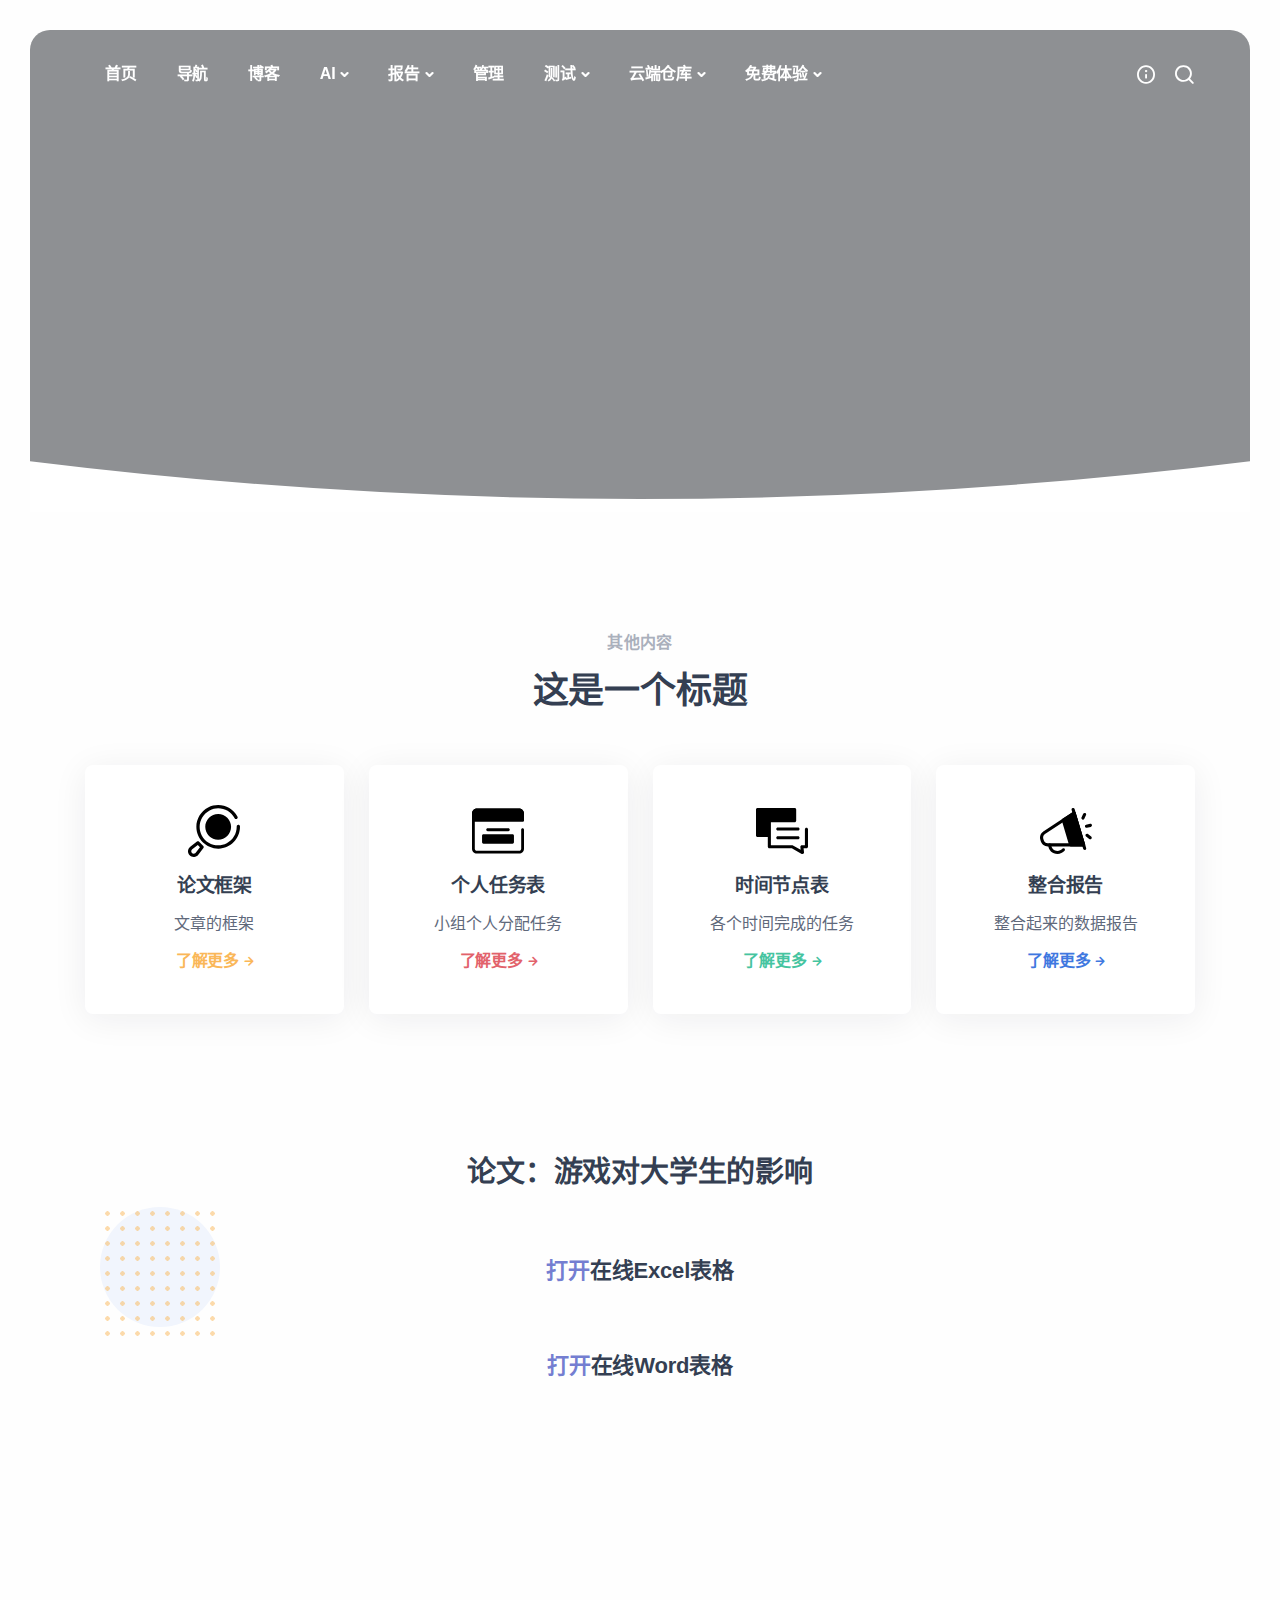
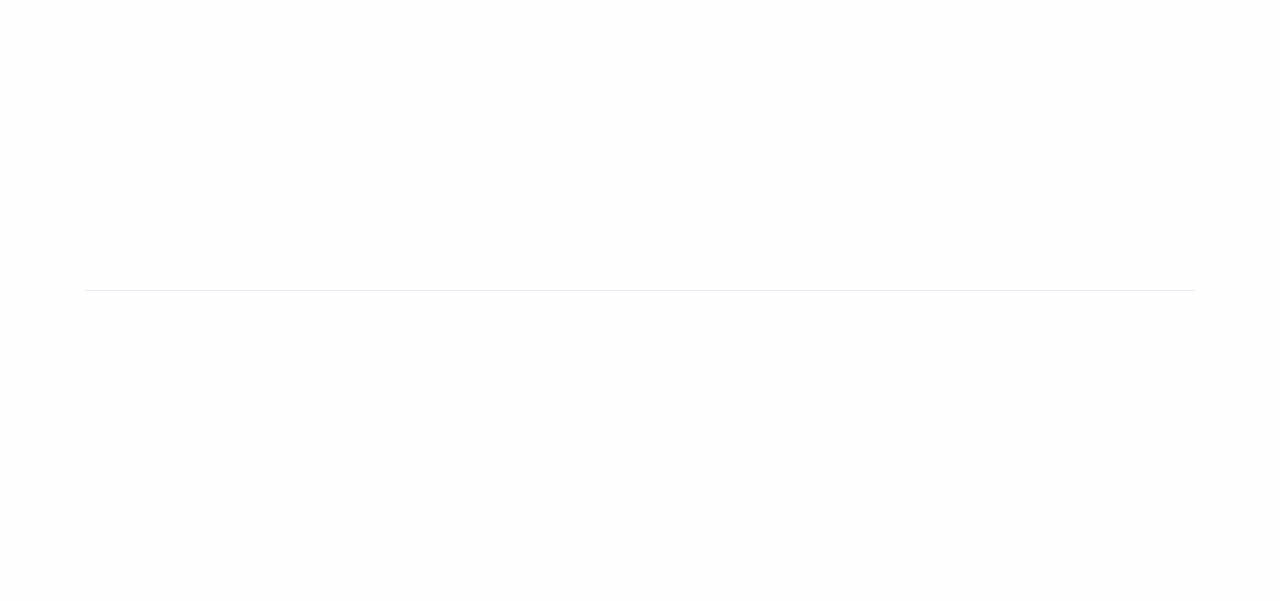
<file: lw/sj.html>
<!doctype html>
<html lang="zh-CN">
	<head>
		<meta charset="utf-8">
		<title>晚夜深秋-任务时间</title>
		<meta name="viewport" content="width=device-width, initial-scale=1.0" />
		<meta name="author" content="Lapus" />
		<link rel="stylesheet" href="../css/plugins.css" />
		<link rel="stylesheet" href="../css/style.css" />
		<link rel="stylesheet" href="../css/purple.css" />
		<link rel="preload" href="../css/urbanist.css" as="style" />
		<link rel="shortcut icon" href="https://www.logosc.cn/oss/icons/2022/06/02/e0UJFu2OHsecjv1.png">
		<style>
			@font-face {
        font-family: Unicons;
        src: url(../fonts/Unicons.woff2) format("woff2"), url(../fonts/Unicons.woff) format("woff");
        font-weight: 400;
        font-style: normal;
        font-display: block
      }

      @font-face {
        font-family: Custom;
        src: url(../fonts/Custom.woff2) format("woff2"), url(../fonts/Custom.woff) format("woff");
      }

      .img-mask.mask-1 img {
        -webkit-mask-image: url(../img/blob.svg) !important;
        mask-image: url(../img/blob.svg) !important;
      }

      .img-mask.mask-2 img {
        -webkit-mask-image: url(../img/hex.svg) !important;
        mask-image: url(../img/hex.svg) !important;
      }

      .img-mask.mask-3 img {
        -webkit-mask-image: url(../img/blob2.svg) !important;
        mask-image: url(../img/blob2.svg) !important;
      }
	

    </style>
		<link rel="stylesheet" href="../css/user-style.css">
	</head>
	<body>
		<body>
			
			<nav id="sticky-navbar" class="navbar navbar-expand-lg center-nav transparent navbar-light navbar-clone fixed">
				<div class="container flex-lg-row flex-nowrap align-items-center">
					<div class="navbar-collapse offcanvas offcanvas-nav offcanvas-start">
						<div class="offcanvas-header d-lg-none">
							<h3 class="text-white fs-30 mb-0">1023.love</h3>
							<button type="button" data-bs-dismiss="offcanvas" aria-label="Close" class="btn-close btn-close-white"></button>
						</div>
						<div class="offcanvas-body ms-lg-auto d-flex flex-column h-100">
							<ul class="navbar-nav">
								<li class="nav-item">
									<a href="https://www.1023.love" class="nav-link">首页</a>
								</li>
								<li class="nav-item">
									<a href="../about.html" class="nav-link">导航</a>
								</li>
								<li class="nav-item">
									<a href="http://li1023.51server.top/" class="nav-link">博客</a>
								</li>
								<li class="nav-item dropdown">
									<a href="#" data-bs-toggle="dropdown" class="nav-link dropdown-toggle">AI</a>
									<ul class="dropdown-menu">
										<li class="nav-item">
											<a href="https://painting.1023.love" class="dropdown-item">AI绘画</a>
										</li>
										
										<li class="nav-item">
											<a href="https://chatbot.weixin.qq.com/webapp/1cvFPYylGZUzvnzbyeQO7YzpwxcgeP?robotName=%E6%99%9A%E5%A4%9C%E6%B7%B1%E7%A7%8B" class="dropdown-item">AI对话</a>
										</li>
									</ul>
								</li>
								
								<li class="nav-item dropdown">
									<a href="#" data-bs-toggle="dropdown" class="nav-link dropdown-toggle">报告</a>
									<ul class="dropdown-menu">
										<li class="nav-item">
											<a href="./kj.html" class="dropdown-item">内容框架</a>
										</li>
										<li class="nav-item">
											<a href="./rw.html" class="dropdown-item">个人任务</a>
										</li>
										<li class="nav-item">
											<a href="./sj.html" class="dropdown-item">任务时间</a>
										</li>
										<li class="nav-item">
											<a href="./zh.html" class="dropdown-item">内容整合</a>
										</li>
									</ul>
								</li>
								<li class="nav-item">
									<a href="https://admin.1023.love" class="nav-link">管理</a>
								</li>
								<li class="nav-item dropdown">
									<a href="#" data-bs-toggle="dropdown" class="nav-link dropdown-toggle">测试</a>
									<ul class="dropdown-menu">
										<li class="dropdown dropdown-submenu dropend">
											<a href="#" data-bs-toggle="dropdown" class="dropdown-item dropdown-toggle">PHP</a>
											<ul class="dropdown-menu">
												<li class="nav-item">
													<a href="https://www.1023.love/api/php.php" class="dropdown-item">PHP版本</a>
												</li>
												<li class="nav-item">
													<a href="https://www.1023.love/api/index.php" class="dropdown-item">PHP-demo</a>
												</li>
												<li class="nav-item">
													<a href="https://www.1023.love/api/login.php" class="dropdown-item">PHP-登录</a>
												</li>
											</ul>
										</li>
										<li class="dropdown dropdown-submenu dropend">
											<a href="#" data-bs-toggle="dropdown" class="dropdown-item dropdown-toggle">数据库</a>
											<ul class="dropdown-menu">
												<li class="nav-item">
													<a href="http://www.sqlpub.com:8080/#/" class="dropdown-item">链接数据库</a>
												</li>
												<li class="nav-item">
													<a href="https://sqlpub.com/#/" class="dropdown-item">数据库注册</a>
												</li>
											</ul>
										</li>
										<li class="nav-item">
											<a href="https://test.1023.love" class="dropdown-item">测试页面</a>
										</li>
										<li class="nav-item">
											<a href="http://53ba086f.hk.cpolar.io" class="dropdown-item">聊天测试</a>
										</li>
									</ul>
								</li>
								
								
								
								<li class="nav-item dropdown">
									<a href="#" data-bs-toggle="dropdown" class="nav-link dropdown-toggle">云端仓库</a>
									<ul class="dropdown-menu">
										<li class="nav-item">
											<a href="https://cowtransfer.com/s/cc3b757f7adf43" class="dropdown-item">奶牛网盘</a>
										</li>
										
										<li class="nav-item">
											<a href="https://li1023.lanzoue.com/b04epo5le" class="dropdown-item">蓝奏云盘</a>
										</li>
										
										<li class="nav-item">
											<a href="https://www.123pan.com/s/QrVrVv-M0q53.html" class="dropdown-item">123网盘</a>
										</li>
										
									</ul>
								</li>
								<li class="nav-item dropdown">
									<a href="#" data-bs-toggle="dropdown" class="nav-link dropdown-toggle">免费体验</a>
									<div class="dropdown-menu dropdown-lg">
										<div class="dropdown-lg-content">
											<div>
												<h6 class="dropdown-header">腾讯云</h6>
												<ul class="list-unstyled">
													<li>
														<a href="https://cloud.tencent.com/lab" class="dropdown-item">腾讯云-实验室</a>
													</li>
													<li>
														<a href="https://cloud.tencent.com/act/campus" class="dropdown-item">低价-服务器</a>
													</li>
													<li>
														<a href="https://cloud.tencent.com/act/pro/domain-sales?fromSource=gwzcw.1293314.1293314.1293314&cps_key=6bc5384dcb0ce52527005b2dbe2dc321" class="dropdown-item">低价-域名</a>
													</li>
												</ul>
											</div>
											<div>
												<h6 class="dropdown-header">华为云</h6>
												<ul class="list-unstyled">
													<li>
														<a href="https://activity.huaweicloud.com/domain1.html?utm_source=special&utm_medium=organic&utm_adplace=pro-ecs-free_guanggao2" class="dropdown-item">低价-域名</a>
													</li>
													<li>
														<a href="https://activity.huaweicloud.com/free_test/index.html?utm_source=special&utm_medium=organic&utm_adplace=pro-ecs-free_guanggao3" class="dropdown-item">服务器</a>
													</li>
												</ul>
											</div>
											<div>
												<h6 class="dropdown-header">阿里云</h6>
												<ul class="list-unstyled">
													<li>
														<a href="https://free.aliyun.com/" class="dropdown-item">免费试用</a>
													</li>
													
												</ul>
											</div>
											<!-- <div>
												<h6 class="dropdown-header">华为云</h6>
												<ul class="list-unstyled">
													<li>
														<a href="./single-project.html" class="dropdown-item">域名</a>
													</li>
													<li>
														<a href="./single-project2.html" class="dropdown-item">服务器</a>
													</li>
												</ul>
											</div> -->
										</div>
									</div>
								</li>
								
							</ul>
							<div class="offcanvas-footer d-lg-none">
								<div>
									<a href="mailto:li@1023.love" class="link-inverse">li@1023.love</a>
									<br /> li1023qwq
									<br />
									<nav class="nav social social-white mt-4">
										<a href="#">
											<i class="uil uil-twitter"></i>
										</a>
										<a href="#">
											<i class="uil uil-facebook-f"></i>
										</a>
										<a href="#">
											<i class="uil uil-dribbble"></i>
										</a>
										<a href="#">
											<i class="uil uil-instagram"></i>
										</a>
										<a href="#">
											<i class="uil uil-youtube"></i>
										</a>
									</nav>
								</div>
							</div>
						</div>
					</div>
					<div class="navbar-other w-100 d-flex ms-auto">
						<ul class="navbar-nav flex-row align-items-center ms-auto">
							<li class="nav-item dropdown language-select text-uppercase">
								<a href="#" role="button" data-bs-toggle="dropdown" aria-haspopup="true" aria-expanded="false" class="nav-link dropdown-item dropdown-toggle">中文</a>
								<ul class="dropdown-menu">
									<li class="nav-item">
										<!-- 没有 -->
										<a href="#" class="dropdown-item">看不懂汉语？</a>
									</li>
									<li class="nav-item">
										<!-- 英语 -->
										<a href="#" class="dropdown-item">English</a>
									</li>
									<li class="nav-item">
										<!-- 法语 -->
										<a href="#" class="dropdown-item">Français</a>
									</li>
									<li class="nav-item">
										<!-- 俄语 -->
										<a href="#" class="dropdown-item">Русский</a>
									</li>
									<li class="nav-item">
										<!-- 德语 -->
										<a href="#" class="dropdown-item">Deutsch</a>
									</li>
									<li class="nav-item">
										<!-- 韩语 -->
										<a href="#" class="dropdown-item">한국어</a>
									</li>
								</ul>
							</li>
							<li class="nav-item d-none d-md-block">
								<a href="mailto:li@1023.love" class="btn btn-sm btn-primary rounded-pill">联系我们</a>
							</li>
							<li class="nav-item d-lg-none">
								<button class="hamburger offcanvas-nav-btn">
									<span></span>
								</button>
							</li>
						</ul>
					</div>
				</div>
			</nav>
			<div class="py-md-6">
				<div class="content-wrapper">
					<header class="wrapper">
						<nav class="navbar navbar-expand-lg center-nav transparent position-absolute navbar-dark px-md-10 px-xxl-0">
							<div class="container flex-lg-row flex-nowrap align-items-center">
								<div class="navbar-collapse offcanvas offcanvas-nav offcanvas-start">
									<div class="offcanvas-header d-lg-none">
										<h3 class="text-white fs-30 mb-0">1023.love
											<br />
										</h3>
										<button type="button" data-bs-dismiss="offcanvas" aria-label="Close" class="btn-close btn-close-white"></button>
									</div>
									<div class="offcanvas-body ms-lg-auto d-flex flex-column h-100">
										<ul class="navbar-nav">
											<li class="nav-item">
												<a href="https://www.1023.love" class="nav-link">首页</a>
											</li>
											<li class="nav-item">
												<a href="./about.html" class="nav-link">导航</a>
											</li>
											<li class="nav-item">
												<a href="http://li1023.51server.top/" class="nav-link">博客</a>
											</li>
											<li class="nav-item dropdown">
												<a href="#" data-bs-toggle="dropdown" class="nav-link dropdown-toggle">AI</a>
												<ul class="dropdown-menu">
													<li class="nav-item">
														<a href="https://painting.1023.love" class="dropdown-item">AI绘画</a>
													</li>
													
													<li class="nav-item">
														<a href="https://chatbot.weixin.qq.com/webapp/1cvFPYylGZUzvnzbyeQO7YzpwxcgeP?robotName=%E6%99%9A%E5%A4%9C%E6%B7%B1%E7%A7%8B" class="dropdown-item">AI对话</a>
													</li>
												</ul>
											</li>
											<li class="nav-item dropdown">
												<a href="#" data-bs-toggle="dropdown" class="nav-link dropdown-toggle">报告</a>
												<ul class="dropdown-menu">
													<li class="nav-item">
														<a href="./kj.html" class="dropdown-item">内容框架</a>
													</li>
													<li class="nav-item">
														<a href="./rw.html" class="dropdown-item">个人任务</a>
													</li>
													<li class="nav-item">
														<a href="./sj.html" class="dropdown-item">任务时间</a>
													</li>
													<li class="nav-item">
														<a href="./zh.html" class="dropdown-item">内容整合</a>
													</li>
												</ul>
											</li>
											<li class="nav-item">
												<a href="https://admin.1023.love" class="nav-link">管理</a>
											</li>
											<li class="nav-item dropdown">
												<a href="#" data-bs-toggle="dropdown" class="nav-link dropdown-toggle">测试</a>
												<ul class="dropdown-menu">
													<li class="dropdown dropdown-submenu dropend">
														<a href="#" data-bs-toggle="dropdown" class="dropdown-item dropdown-toggle">PHP</a>
														<ul class="dropdown-menu">
															<li class="nav-item">
																<a href="https://www.1023.love/api/php.php" class="dropdown-item">PHP版本</a>
															</li>
															<li class="nav-item">
																<a href="https://www.1023.love/api/index.php" class="dropdown-item">PHP-demo</a>
															</li>
															<li class="nav-item">
																<a href="https://www.1023.love/api/login.php" class="dropdown-item">PHP-登录</a>
															</li>
														</ul>
													</li>
													<li class="dropdown dropdown-submenu dropend">
														<a href="#" data-bs-toggle="dropdown" class="dropdown-item dropdown-toggle">数据库</a>
														<ul class="dropdown-menu">
															<li class="nav-item">
																<a href="http://www.sqlpub.com:8080/#/" class="dropdown-item">链接数据库</a>
															</li>
															<li class="nav-item">
																<a href="https://sqlpub.com/#/" class="dropdown-item">数据库注册</a>
															</li>
														</ul>
													</li>
													<li class="nav-item">
														<a href="https://test.1023.love" class="dropdown-item">测试页面</a>
													</li>
													<li class="nav-item">
														<a href="http://53ba086f.hk.cpolar.io" class="dropdown-item">聊天测试</a>
													</li>
												</ul>
											</li>
											
											
											
											<li class="nav-item dropdown">
												<a href="#" data-bs-toggle="dropdown" class="nav-link dropdown-toggle">云端仓库</a>
												<ul class="dropdown-menu">
													<li class="nav-item">
														<a href="https://cowtransfer.com/s/cc3b757f7adf43" class="dropdown-item">奶牛网盘</a>
													</li>
													
													<li class="nav-item">
														<a href="https://li1023.lanzoue.com/b04epo5le" class="dropdown-item">蓝奏云盘</a>
													</li>
													
													<li class="nav-item">
														<a href="https://www.123pan.com/s/QrVrVv-M0q53.html" class="dropdown-item">123网盘</a>
													</li>
													
												</ul>
											</li>
											<li class="nav-item dropdown">
												<a href="#" data-bs-toggle="dropdown" class="nav-link dropdown-toggle">免费体验</a>
												<div class="dropdown-menu dropdown-lg">
													<div class="dropdown-lg-content">
														<div>
															<h6 class="dropdown-header">腾讯云</h6>
															<ul class="list-unstyled">
																<li>
																	<a href="https://cloud.tencent.com/lab" class="dropdown-item">腾讯云-实验室</a>
																</li>
																<li>
																	<a href="https://cloud.tencent.com/act/campus" class="dropdown-item">低价-服务器</a>
																</li>
																<li>
																	<a href="https://cloud.tencent.com/act/pro/domain-sales?fromSource=gwzcw.1293314.1293314.1293314&cps_key=6bc5384dcb0ce52527005b2dbe2dc321" class="dropdown-item">低价-域名</a>
																</li>
															</ul>
														</div>
														<div>
															<h6 class="dropdown-header">华为云</h6>
															<ul class="list-unstyled">
																<li>
																	<a href="https://activity.huaweicloud.com/domain1.html?utm_source=special&utm_medium=organic&utm_adplace=pro-ecs-free_guanggao2" class="dropdown-item">低价-域名</a>
																</li>
																<li>
																	<a href="https://activity.huaweicloud.com/free_test/index.html?utm_source=special&utm_medium=organic&utm_adplace=pro-ecs-free_guanggao3" class="dropdown-item">服务器</a>
																</li>
															</ul>
														</div>
														<div>
															<h6 class="dropdown-header">阿里云</h6>
															<ul class="list-unstyled">
																<li>
																	<a href="https://free.aliyun.com/" class="dropdown-item">免费试用</a>
																</li>
																
															</ul>
														</div>
														<!-- <div>
															<h6 class="dropdown-header">华为云</h6>
															<ul class="list-unstyled">
																<li>
																	<a href="./single-project.html" class="dropdown-item">域名</a>
																</li>
																<li>
																	<a href="./single-project2.html" class="dropdown-item">服务器</a>
																</li>
															</ul>
														</div> -->
													</div>
												</div>
											</li>
											
										</ul>
									</div>
								</div>
								<div class="navbar-other w-100 d-flex ms-auto">
									<ul class="navbar-nav flex-row align-items-center ms-auto">
										<li class="nav-item">
											<a data-bs-toggle="offcanvas" data-bs-target="#offcanvas-info" class="nav-link">
												<i class="uil uil-info-circle"></i>
											</a>
										</li>
										<li class="nav-item">
											<a data-bs-toggle="offcanvas" data-bs-target="#offcanvas-search" class="nav-link">
												<i class="uil uil-search"></i>
											</a>
										</li>
										<li class="nav-item d-lg-none">
											<button class="hamburger offcanvas-nav-btn">
												<span></span>
											</button>
										</li>
									</ul>
								</div>
							</div>
						</nav>
						<div id="offcanvas-info" data-bs-scroll="true" class="offcanvas offcanvas-end text-inverse">
							<div class="offcanvas-header">
								<h3 class="text-white fs-30 mb-0">1023.love</h3>
								<button type="button" data-bs-dismiss="offcanvas" aria-label="Close" class="btn-close btn-close-white"></button>
							</div>
							<div class="offcanvas-body pb-6">
								<div class="widget mb-8">
									<p>光是遇见，就已经很美好了</p>
								</div>
								<div class="widget mb-8">
									<h4 class="widget-title text-white mb-3">联系我们</h4>
									<address> 
										<br />  </address>
									<a href="mailto:li@1023.love" class="link-inverse">li@1023.love</a>
									<br /> li1023qwq
								</div>
								<div class="widget mb-8">
									<h4 class="widget-title text-white mb-3">了解更多</h4>
									<ul class="list-unstyled">
										<li>
											<a href="#">关于我们</a>
										</li>
										<li>
											<a href="#">隐私保护</a>
										</li>
										<li>
											<a href="#">法律法规</a>
										</li>
										<li>
											<a href="#">联系我们</a>
										</li>
									</ul>
								</div>
								<div class="widget">
									<h4 class="widget-title text-white mb-3">关注我们</h4>
									<nav class="nav social social-white">
										<a href="#">
											<i class="uil uil-twitter"></i>
										</a>
										<a href="#">
											<i class="uil uil-facebook-f"></i>
										</a>
										<a href="#">
											<i class="uil uil-dribbble"></i>
										</a>
										<a href="#">
											<i class="uil uil-instagram"></i>
										</a>
										<a href="#">
											<i class="uil uil-youtube"></i>
										</a>
									</nav>
								</div>
							</div>
						</div>
						<div id="offcanvas-search" data-bs-scroll="true" class="offcanvas offcanvas-top bg-light">
						  <div class="container d-flex flex-row py-6">
						    <form class="search-form w-100" onsubmit="search()">
						      <input id="search-form" type="text" placeholder="请输入搜索关键字" class="form-control" />
						      <div class="form-check form-check-inline">
						        <input class="form-check-input" type="radio" name="search-option" id="bing-search" value="https://www.bing.com/search?q=">
						        <label class="form-check-label" for="bing-search">Bing搜索</label>
						      </div>
						      <div class="form-check form-check-inline">
						        <input class="form-check-input" type="radio" name="search-option" id="baidu-search" value="https://www.baidu.com/s?wd=">
						        <label class="form-check-label" for="baidu-search">百度搜索</label>
						      </div>
						      <button type="submit" class="btn btn-primary">搜索</button>
						    </form>
						    <button type="button" data-bs-dismiss="offcanvas" aria-label="Close" class="btn-close"></button>
						  </div>
						</div>
						
						<script>
						  function search() {
						    event.preventDefault(); // 阻止表单默认提交行为
						
						    // 获取搜索关键字和选中的搜索引擎
						    var keyword = document.getElementById("search-form").value;
						    var searchOption = document.querySelector('input[name="search-option"]:checked').value;
						
						    // 构建搜索URL
						    var searchUrl = searchOption + encodeURIComponent(keyword);
						
						    // 在新标签页中打开搜索结果
						    window.open(searchUrl, "_blank");
						  }
						</script>
					</header>
					<section class="section-frame br-fix overflow-hidden">
						<div data-image-src="https://www.toopic.cn/public/uploads/small/1691397909588169139790980.jpg" class="wrapper image-wrapper bg-cover bg-image bg-overlay bg-overlay-500">
							<div class="container pt-18 pt-lg-21 pb-17 pb-lg-19 text-center">
								<div class="row">
									<div data-cues="zoomIn" data-group="page-title" data-interval="-200" data-delay="500" class="col-md-9 col-lg-8 col-xl-7 col-xxl-6 mx-auto">
										
									</div>
								</div>
							</div>
              <div class="overflow-hidden">
                <div class="divider text-white mx-n2"><svg xmlns="http://www.w3.org/2000/svg" viewBox="0 0 1440 60" id="iheyfc">
                    <path fill="currentColor" d="M0,0V60H1440V0A5771,5771,0,0,1,0,0Z"></path>
                  </svg></div>
              </div><!-- /.overflow-hidden -->
            </div><!-- /.wrapper -->
          </section>
          <!--/section -->
          <section class="wrapper bg-light">
            <div class="container pt-14 pt-md-16 pb-15 pb-md-17">
              <div class="row text-center">
                <div class="col-lg-9 col-xl-8 mx-auto">
                  <h2 class="fs-16 text-uppercase text-muted mb-3">其他内容</h2>
                  <h3 class="display-4 mb-10 px-xxl-10">这是一个标题</h3>
                </div><!-- /column -->
              </div><!-- /.row -->
              <div class="row">
                <div class="col-xxl-11 mx-auto">
                  <!--/.row -->
                </div><!-- /column -->
              </div><!-- /.row -->
              <link rel="stylesheet" href="https://template-1253409072.cos.ap-guangzhou.myqcloud.com/vip-tpl/assets/css/plugins.css" />
              <link rel="stylesheet" href="https://template-1253409072.cos.ap-guangzhou.myqcloud.com/vip-tpl/assets/css/style.css" />
              <section class="wrapper">
                <div class="row gx-md-5 gy-5 text-center">
                  <div class="col-md-6 col-xl-3">
                    <div class="card shadow-lg">
                      <div class="card-body"><img src="../img/search-2.svg" alt="" class="icon-svg icon-svg-md text-yellow mb-3" />
                        <h4>论文框架</h4>
                        <p class="mb-2">文章的框架</p><a href="../lw/kj.html" class="more hover link-yellow">了解更多</a>
                      </div>
                      <!--/.card-body -->
                    </div>
                    <!--/.card -->
                  </div>
                  <!--/column -->
                  <div class="col-md-6 col-xl-3">
                    <div class="card shadow-lg">
                      <div class="card-body"><img src="../img/browser.svg" alt="" class="icon-svg icon-svg-md text-red mb-3" />
                        <h4>个人任务表</h4>
                        <p class="mb-2">小组个人分配任务</p><a href="../lw/rw.html" class="more hover link-red">了解更多</a>
                      </div>
                      <!--/.card-body -->
                    </div>
                    <!--/.card -->
                  </div>
                  <!--/column -->
                  <div class="col-md-6 col-xl-3">
                    <div class="card shadow-lg">
                      <div class="card-body"><img src="../img/chat-2.svg" alt="" class="icon-svg icon-svg-md text-green mb-3" />
                        <h4>时间节点表</h4>
                        <p class="mb-2">各个时间完成的任务</p><a href="../lw/sj.html" class="more hover link-green">了解更多</a>
                      </div>
                      <!--/.card-body -->
                    </div>
                    <!--/.card -->
                  </div>
                  <!--/column -->
                  <div class="col-md-6 col-xl-3">
                    <div class="card shadow-lg">
                      <div class="card-body"><img src="../img/megaphone.svg" alt="" class="icon-svg icon-svg-md text-blue mb-3" />
                        <h4>整合报告</h4>
                        <p class="mb-2">整合起来的数据报告</p><a href="../lw/zh.html" class="more hover link-blue">了解更多</a>
                      </div>
                      <!--/.card-body -->
                    </div>
                    <!--/.card -->
                  </div>
                  <!--/column -->
                </div>
                <div class="container py-14 py-md-16 text-center">
                  <!-- /.row -->
                  <div class="position-relative">
                    <div data-rellax-speed="1" id="ikf5nb" class="shape rounded-circle bg-soft-blue rellax w-16 h-16 c18301"></div>
                    <div data-rellax-speed="1" id="iat8r9" class="shape bg-dot yellow rellax w-16 h-17 c18316"></div>
                    <!--/.row -->
                  </div>
                  <link rel="stylesheet" href="https://template-1253409072.cos.ap-guangzhou.myqcloud.com/bootstrap/css/bootstrap.min.css" />
                  <section data-block-type="contents" data-id="1" class="fdb-block fp-active">
                    <div class="container">
                      <div class="row justify-content-center">
                        <div class="col col-md-8 text-center">
							<p class="text-h3">
								<span><h1>论文：游戏对大学生的影响</h1></span>
								<br />
								<br /><h3><a href="https://1drv.ms/x/s!Ah1J8dtwLmHg9DiXpjm1UFwwXfwj?e=Wul5qU">打开</a>在线Excel表格</h3>
								<br />
								<br /><h3><a href="https://1drv.ms/w/s!Ah1J8dtwLmHg9Dx7Tuh5FiW53EKV?e=STER1q">打开</a>在线Word表格</h3>
								<br />
								<br />
								<br />
								<br />
								<br />
								<br />
								<br />
								<br />
								<span></span>
							</p>
                        </div>
                      </div>
                    </div>
                  </section><!-- /.position-relative -->
                </div><!-- /.container -->
              </section><!-- /section -->
              <script src="../js/plugins.js"></script>
              <script src="../js/theme.js"></script>
              <hr class="dark my-14 my-md-17" />
              <link rel="stylesheet" href="https://template-1253409072.cos.ap-guangzhou.myqcloud.com/vip-tpl/assets/css/plugins.css" />
              <link rel="stylesheet" href="https://template-1253409072.cos.ap-guangzhou.myqcloud.com/vip-tpl/assets/css/style.css" />
              <section class="wrapper">
                <!-- /.container -->
              </section><!-- /section -->
              <link rel="stylesheet" href="https://template-1253409072.cos.ap-guangzhou.myqcloud.com/vip-tpl/assets/css/plugins.css" />
              <link rel="stylesheet" href="https://template-1253409072.cos.ap-guangzhou.myqcloud.com/vip-tpl/assets/css/style.css" />
              <script src="../js/plugins.js"></script>
              <script src="../js/theme.js"></script>
              <!--/.row -->
              <!--/.row -->
            </div><!-- /.container -->
          </section><!-- /section -->
          <section class="section-frame overflow-hidden">
            <div id="irfr3h" class="wrapper bg-soft-primary c6645">
              <!-- /.container -->
            </div><!-- /.wrapper -->
          </section>
          <!--/section -->
          <section class="wrapper bg-light">
            <!-- /.container -->
          </section><!-- /section -->
        </div><!-- /.content-wrapper -->
        <footer class="bg-dark section-frame">
          <!-- /.container -->
        </footer>
      </div>
      <link rel="stylesheet" href="https://template-1253409072.cos.ap-guangzhou.myqcloud.com/vip-tpl/assets/css/plugins.css" />
      <link rel="stylesheet" href="https://template-1253409072.cos.ap-guangzhou.myqcloud.com/vip-tpl/assets/css/style.css" />
      <script src="../js/plugins.js"></script>
      <script src="../js/theme.js"></script>
    </body>
  </body>
  <html>
</file>
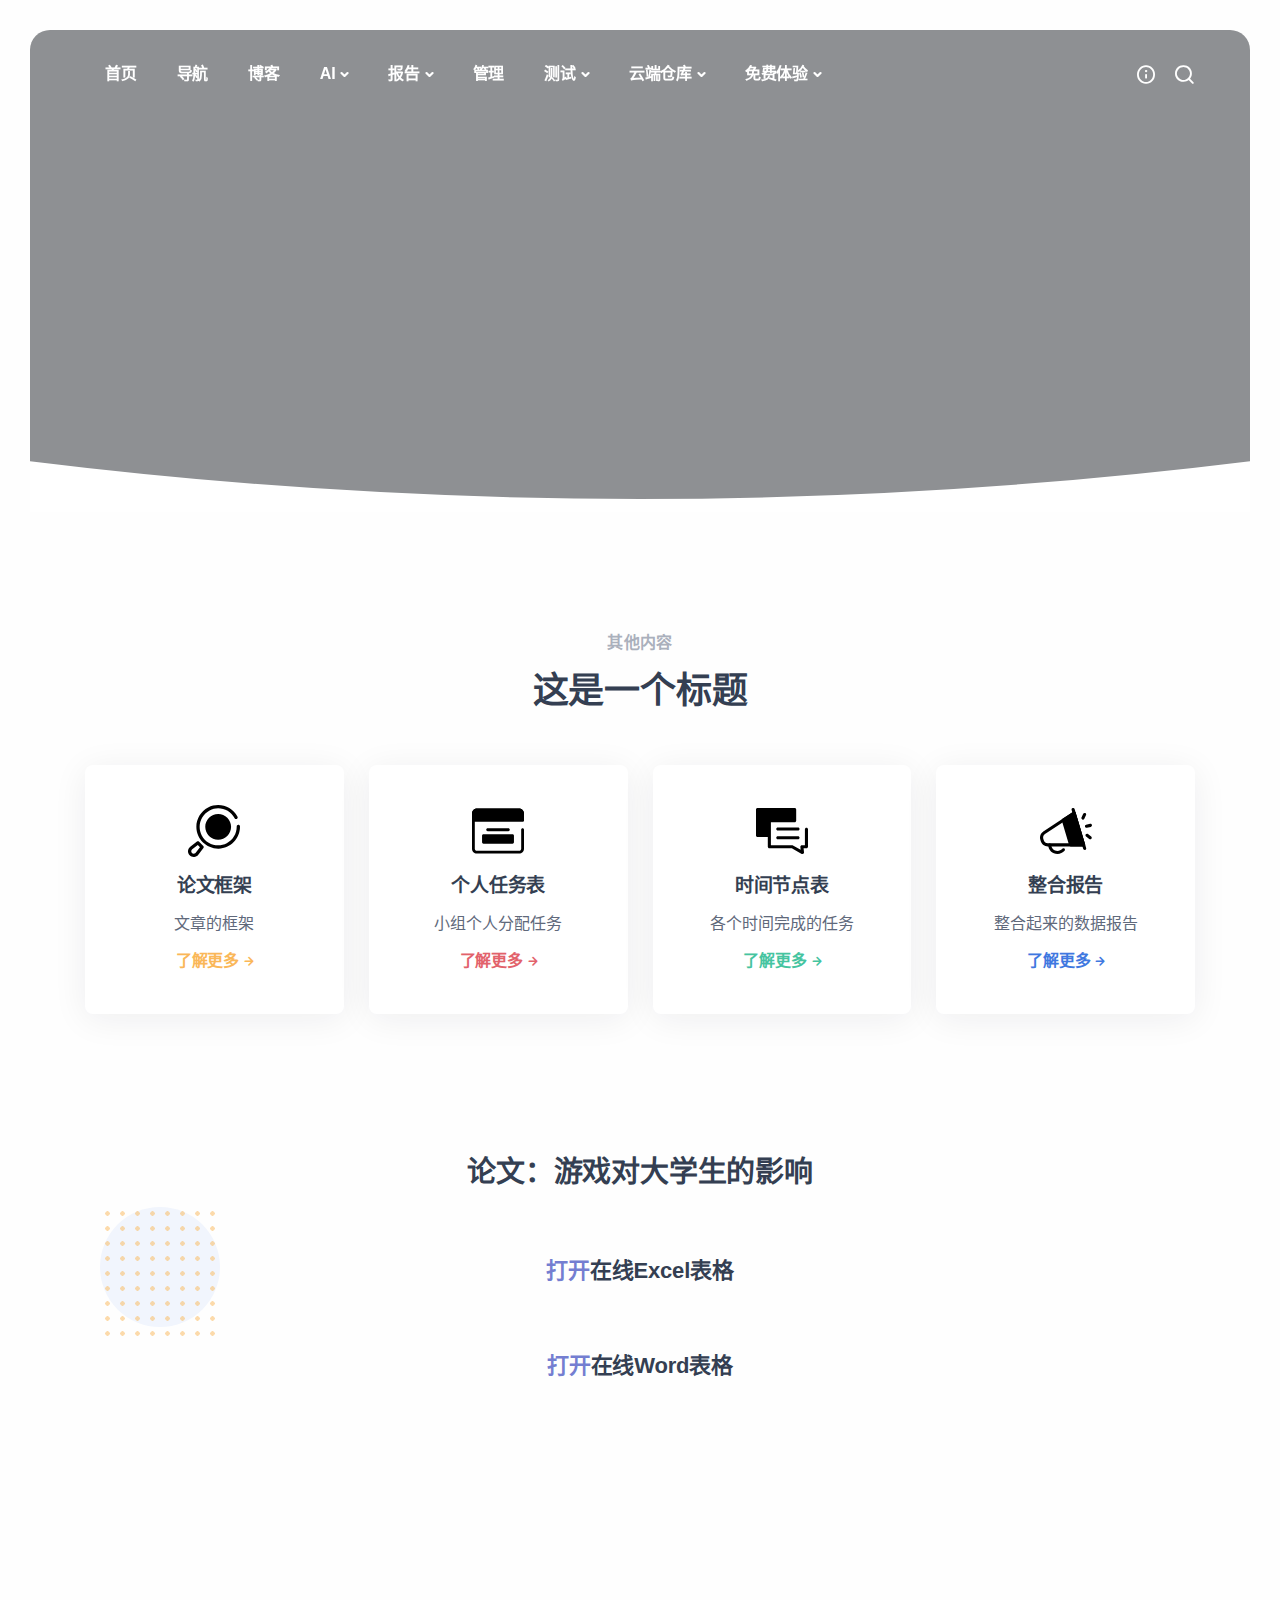
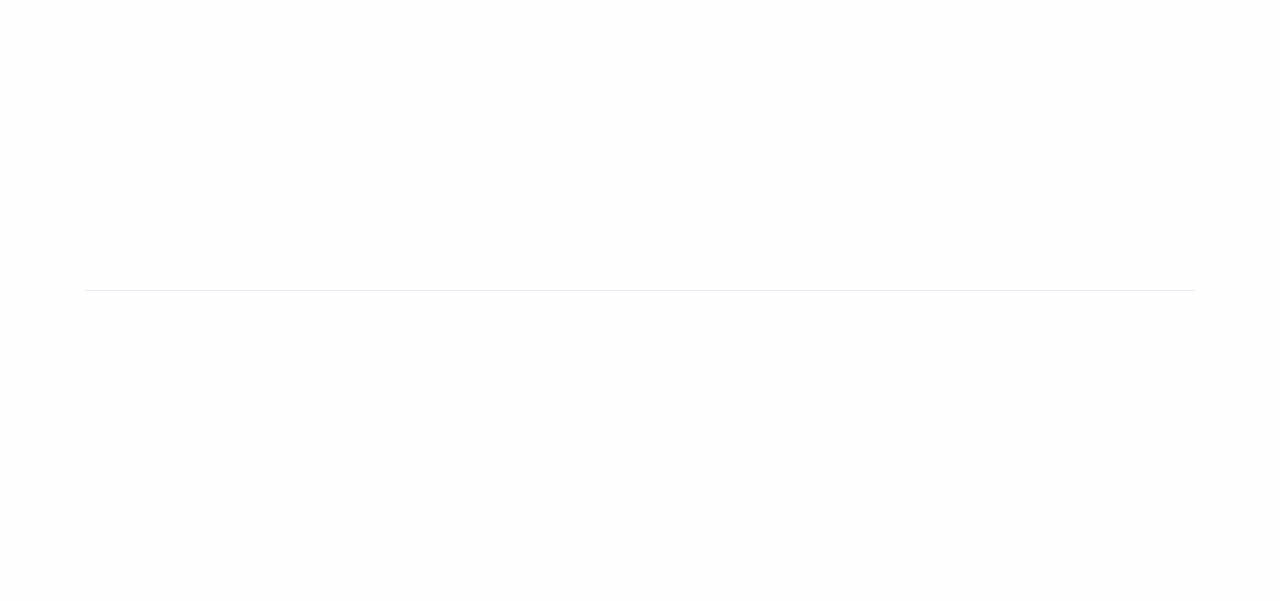
<file: lw/zh.html>
<!doctype html>
<html lang="zh-CN">
	<head>
		<meta charset="utf-8">
		<title>晚夜深秋-数据整合</title>
		<meta name="viewport" content="width=device-width, initial-scale=1.0" />
		<meta name="author" content="Lapus" />
		<link rel="stylesheet" href="../css/plugins.css" />
		<link rel="stylesheet" href="../css/style.css" />
		<link rel="stylesheet" href="../css/purple.css" />
		<link rel="preload" href="../css/urbanist.css" as="style" />
		<link rel="shortcut icon" href="https://www.logosc.cn/oss/icons/2022/06/02/e0UJFu2OHsecjv1.png">
		<style>
			@font-face {
        font-family: Unicons;
        src: url(../fonts/Unicons.woff2) format("woff2"), url(../fonts/Unicons.woff) format("woff");
        font-weight: 400;
        font-style: normal;
        font-display: block
      }

      @font-face {
        font-family: Custom;
        src: url(../fonts/Custom.woff2) format("woff2"), url(../fonts/Custom.woff) format("woff");
      }

      .img-mask.mask-1 img {
        -webkit-mask-image: url(../img/blob.svg) !important;
        mask-image: url(../img/blob.svg) !important;
      }

      .img-mask.mask-2 img {
        -webkit-mask-image: url(../img/hex.svg) !important;
        mask-image: url(../img/hex.svg) !important;
      }

      .img-mask.mask-3 img {
        -webkit-mask-image: url(../img/blob2.svg) !important;
        mask-image: url(../img/blob2.svg) !important;
      }
	

    </style>
		<link rel="stylesheet" href="../css/user-style.css">
	</head>
	<body>
		<body>
			
			<nav id="sticky-navbar" class="navbar navbar-expand-lg center-nav transparent navbar-light navbar-clone fixed">
				<div class="container flex-lg-row flex-nowrap align-items-center">
					<div class="navbar-collapse offcanvas offcanvas-nav offcanvas-start">
						<div class="offcanvas-header d-lg-none">
							<h3 class="text-white fs-30 mb-0">1023.love</h3>
							<button type="button" data-bs-dismiss="offcanvas" aria-label="Close" class="btn-close btn-close-white"></button>
						</div>
						<div class="offcanvas-body ms-lg-auto d-flex flex-column h-100">
							<ul class="navbar-nav">
								<li class="nav-item">
									<a href="https://www.1023.love" class="nav-link">首页</a>
								</li>
								<li class="nav-item">
									<a href="../about.html" class="nav-link">导航</a>
								</li>
								<li class="nav-item">
									<a href="http://li1023.51server.top/" class="nav-link">博客</a>
								</li>
								<li class="nav-item dropdown">
									<a href="#" data-bs-toggle="dropdown" class="nav-link dropdown-toggle">AI</a>
									<ul class="dropdown-menu">
										<li class="nav-item">
											<a href="https://painting.1023.love" class="dropdown-item">AI绘画</a>
										</li>
										
										<li class="nav-item">
											<a href="https://chatbot.weixin.qq.com/webapp/1cvFPYylGZUzvnzbyeQO7YzpwxcgeP?robotName=%E6%99%9A%E5%A4%9C%E6%B7%B1%E7%A7%8B" class="dropdown-item">AI对话</a>
										</li>
									</ul>
								</li>
								
								<li class="nav-item dropdown">
									<a href="#" data-bs-toggle="dropdown" class="nav-link dropdown-toggle">报告</a>
									<ul class="dropdown-menu">
										<li class="nav-item">
											<a href="./kj.html" class="dropdown-item">内容框架</a>
										</li>
										<li class="nav-item">
											<a href="./rw.html" class="dropdown-item">个人任务</a>
										</li>
										<li class="nav-item">
											<a href="./sj.html" class="dropdown-item">任务时间</a>
										</li>
										<li class="nav-item">
											<a href="./zh.html" class="dropdown-item">内容整合</a>
										</li>
									</ul>
								</li>
								<li class="nav-item">
									<a href="https://admin.1023.love" class="nav-link">管理</a>
								</li>
								<li class="nav-item dropdown">
									<a href="#" data-bs-toggle="dropdown" class="nav-link dropdown-toggle">测试</a>
									<ul class="dropdown-menu">
										<li class="dropdown dropdown-submenu dropend">
											<a href="#" data-bs-toggle="dropdown" class="dropdown-item dropdown-toggle">PHP</a>
											<ul class="dropdown-menu">
												<li class="nav-item">
													<a href="https://www.1023.love/api/php.php" class="dropdown-item">PHP版本</a>
												</li>
												<li class="nav-item">
													<a href="https://www.1023.love/api/index.php" class="dropdown-item">PHP-demo</a>
												</li>
												<li class="nav-item">
													<a href="https://www.1023.love/api/login.php" class="dropdown-item">PHP-登录</a>
												</li>
											</ul>
										</li>
										<li class="dropdown dropdown-submenu dropend">
											<a href="#" data-bs-toggle="dropdown" class="dropdown-item dropdown-toggle">数据库</a>
											<ul class="dropdown-menu">
												<li class="nav-item">
													<a href="http://www.sqlpub.com:8080/#/" class="dropdown-item">链接数据库</a>
												</li>
												<li class="nav-item">
													<a href="https://sqlpub.com/#/" class="dropdown-item">数据库注册</a>
												</li>
											</ul>
										</li>
										<li class="nav-item">
											<a href="https://test.1023.love" class="dropdown-item">测试页面</a>
										</li>
										<li class="nav-item">
											<a href="http://53ba086f.hk.cpolar.io" class="dropdown-item">聊天测试</a>
										</li>
									</ul>
								</li>
								
								
								
								<li class="nav-item dropdown">
									<a href="#" data-bs-toggle="dropdown" class="nav-link dropdown-toggle">云端仓库</a>
									<ul class="dropdown-menu">
										<li class="nav-item">
											<a href="https://cowtransfer.com/s/cc3b757f7adf43" class="dropdown-item">奶牛网盘</a>
										</li>
										
										<li class="nav-item">
											<a href="https://li1023.lanzoue.com/b04epo5le" class="dropdown-item">蓝奏云盘</a>
										</li>
										
										<li class="nav-item">
											<a href="https://www.123pan.com/s/QrVrVv-M0q53.html" class="dropdown-item">123网盘</a>
										</li>
										
									</ul>
								</li>
								<li class="nav-item dropdown">
									<a href="#" data-bs-toggle="dropdown" class="nav-link dropdown-toggle">免费体验</a>
									<div class="dropdown-menu dropdown-lg">
										<div class="dropdown-lg-content">
											<div>
												<h6 class="dropdown-header">腾讯云</h6>
												<ul class="list-unstyled">
													<li>
														<a href="https://cloud.tencent.com/lab" class="dropdown-item">腾讯云-实验室</a>
													</li>
													<li>
														<a href="https://cloud.tencent.com/act/campus" class="dropdown-item">低价-服务器</a>
													</li>
													<li>
														<a href="https://cloud.tencent.com/act/pro/domain-sales?fromSource=gwzcw.1293314.1293314.1293314&cps_key=6bc5384dcb0ce52527005b2dbe2dc321" class="dropdown-item">低价-域名</a>
													</li>
												</ul>
											</div>
											<div>
												<h6 class="dropdown-header">华为云</h6>
												<ul class="list-unstyled">
													<li>
														<a href="https://activity.huaweicloud.com/domain1.html?utm_source=special&utm_medium=organic&utm_adplace=pro-ecs-free_guanggao2" class="dropdown-item">低价-域名</a>
													</li>
													<li>
														<a href="https://activity.huaweicloud.com/free_test/index.html?utm_source=special&utm_medium=organic&utm_adplace=pro-ecs-free_guanggao3" class="dropdown-item">服务器</a>
													</li>
												</ul>
											</div>
											<div>
												<h6 class="dropdown-header">阿里云</h6>
												<ul class="list-unstyled">
													<li>
														<a href="https://free.aliyun.com/" class="dropdown-item">免费试用</a>
													</li>
													
												</ul>
											</div>
											<!-- <div>
												<h6 class="dropdown-header">华为云</h6>
												<ul class="list-unstyled">
													<li>
														<a href="./single-project.html" class="dropdown-item">域名</a>
													</li>
													<li>
														<a href="./single-project2.html" class="dropdown-item">服务器</a>
													</li>
												</ul>
											</div> -->
										</div>
									</div>
								</li>
								
							</ul>
							<div class="offcanvas-footer d-lg-none">
								<div>
									<a href="mailto:li@1023.love" class="link-inverse">li@1023.love</a>
									<br /> li1023qwq
									<br />
									<nav class="nav social social-white mt-4">
										<a href="#">
											<i class="uil uil-twitter"></i>
										</a>
										<a href="#">
											<i class="uil uil-facebook-f"></i>
										</a>
										<a href="#">
											<i class="uil uil-dribbble"></i>
										</a>
										<a href="#">
											<i class="uil uil-instagram"></i>
										</a>
										<a href="#">
											<i class="uil uil-youtube"></i>
										</a>
									</nav>
								</div>
							</div>
						</div>
					</div>
					<div class="navbar-other w-100 d-flex ms-auto">
						<ul class="navbar-nav flex-row align-items-center ms-auto">
							<li class="nav-item dropdown language-select text-uppercase">
								<a href="#" role="button" data-bs-toggle="dropdown" aria-haspopup="true" aria-expanded="false" class="nav-link dropdown-item dropdown-toggle">中文</a>
								<ul class="dropdown-menu">
									<li class="nav-item">
										<!-- 没有 -->
										<a href="#" class="dropdown-item">看不懂汉语？</a>
									</li>
									<li class="nav-item">
										<!-- 英语 -->
										<a href="#" class="dropdown-item">English</a>
									</li>
									<li class="nav-item">
										<!-- 法语 -->
										<a href="#" class="dropdown-item">Français</a>
									</li>
									<li class="nav-item">
										<!-- 俄语 -->
										<a href="#" class="dropdown-item">Русский</a>
									</li>
									<li class="nav-item">
										<!-- 德语 -->
										<a href="#" class="dropdown-item">Deutsch</a>
									</li>
									<li class="nav-item">
										<!-- 韩语 -->
										<a href="#" class="dropdown-item">한국어</a>
									</li>
								</ul>
							</li>
							<li class="nav-item d-none d-md-block">
								<a href="mailto:li@1023.love" class="btn btn-sm btn-primary rounded-pill">联系我们</a>
							</li>
							<li class="nav-item d-lg-none">
								<button class="hamburger offcanvas-nav-btn">
									<span></span>
								</button>
							</li>
						</ul>
					</div>
				</div>
			</nav>
			<div class="py-md-6">
				<div class="content-wrapper">
					<header class="wrapper">
						<nav class="navbar navbar-expand-lg center-nav transparent position-absolute navbar-dark px-md-10 px-xxl-0">
							<div class="container flex-lg-row flex-nowrap align-items-center">
								<div class="navbar-collapse offcanvas offcanvas-nav offcanvas-start">
									<div class="offcanvas-header d-lg-none">
										<h3 class="text-white fs-30 mb-0">1023.love
											<br />
										</h3>
										<button type="button" data-bs-dismiss="offcanvas" aria-label="Close" class="btn-close btn-close-white"></button>
									</div>
									<div class="offcanvas-body ms-lg-auto d-flex flex-column h-100">
										<ul class="navbar-nav">
											<li class="nav-item">
												<a href="https://www.1023.love" class="nav-link">首页</a>
											</li>
											<li class="nav-item">
												<a href="./about.html" class="nav-link">导航</a>
											</li>
											<li class="nav-item">
												<a href="http://li1023.51server.top/" class="nav-link">博客</a>
											</li>
											<li class="nav-item dropdown">
												<a href="#" data-bs-toggle="dropdown" class="nav-link dropdown-toggle">AI</a>
												<ul class="dropdown-menu">
													<li class="nav-item">
														<a href="https://painting.1023.love" class="dropdown-item">AI绘画</a>
													</li>
													
													<li class="nav-item">
														<a href="https://chatbot.weixin.qq.com/webapp/1cvFPYylGZUzvnzbyeQO7YzpwxcgeP?robotName=%E6%99%9A%E5%A4%9C%E6%B7%B1%E7%A7%8B" class="dropdown-item">AI对话</a>
													</li>
												</ul>
											</li>
											<li class="nav-item dropdown">
												<a href="#" data-bs-toggle="dropdown" class="nav-link dropdown-toggle">报告</a>
												<ul class="dropdown-menu">
													<li class="nav-item">
														<a href="./kj.html" class="dropdown-item">内容框架</a>
													</li>
													<li class="nav-item">
														<a href="./rw.html" class="dropdown-item">个人任务</a>
													</li>
													<li class="nav-item">
														<a href="./sj.html" class="dropdown-item">任务时间</a>
													</li>
													<li class="nav-item">
														<a href="./zh.html" class="dropdown-item">内容整合</a>
													</li>
												</ul>
											</li>
											<li class="nav-item">
												<a href="https://admin.1023.love" class="nav-link">管理</a>
											</li>
											<li class="nav-item dropdown">
												<a href="#" data-bs-toggle="dropdown" class="nav-link dropdown-toggle">测试</a>
												<ul class="dropdown-menu">
													<li class="dropdown dropdown-submenu dropend">
														<a href="#" data-bs-toggle="dropdown" class="dropdown-item dropdown-toggle">PHP</a>
														<ul class="dropdown-menu">
															<li class="nav-item">
																<a href="https://www.1023.love/api/php.php" class="dropdown-item">PHP版本</a>
															</li>
															<li class="nav-item">
																<a href="https://www.1023.love/api/index.php" class="dropdown-item">PHP-demo</a>
															</li>
															<li class="nav-item">
																<a href="https://www.1023.love/api/login.php" class="dropdown-item">PHP-登录</a>
															</li>
														</ul>
													</li>
													<li class="dropdown dropdown-submenu dropend">
														<a href="#" data-bs-toggle="dropdown" class="dropdown-item dropdown-toggle">数据库</a>
														<ul class="dropdown-menu">
															<li class="nav-item">
																<a href="http://www.sqlpub.com:8080/#/" class="dropdown-item">链接数据库</a>
															</li>
															<li class="nav-item">
																<a href="https://sqlpub.com/#/" class="dropdown-item">数据库注册</a>
															</li>
														</ul>
													</li>
													<li class="nav-item">
														<a href="https://test.1023.love" class="dropdown-item">测试页面</a>
													</li>
													<li class="nav-item">
														<a href="http://53ba086f.hk.cpolar.io" class="dropdown-item">聊天测试</a>
													</li>
												</ul>
											</li>
											
											
											
											<li class="nav-item dropdown">
												<a href="#" data-bs-toggle="dropdown" class="nav-link dropdown-toggle">云端仓库</a>
												<ul class="dropdown-menu">
													<li class="nav-item">
														<a href="https://cowtransfer.com/s/cc3b757f7adf43" class="dropdown-item">奶牛网盘</a>
													</li>
													
													<li class="nav-item">
														<a href="https://li1023.lanzoue.com/b04epo5le" class="dropdown-item">蓝奏云盘</a>
													</li>
													
													<li class="nav-item">
														<a href="https://www.123pan.com/s/QrVrVv-M0q53.html" class="dropdown-item">123网盘</a>
													</li>
													
												</ul>
											</li>
											<li class="nav-item dropdown">
												<a href="#" data-bs-toggle="dropdown" class="nav-link dropdown-toggle">免费体验</a>
												<div class="dropdown-menu dropdown-lg">
													<div class="dropdown-lg-content">
														<div>
															<h6 class="dropdown-header">腾讯云</h6>
															<ul class="list-unstyled">
																<li>
																	<a href="https://cloud.tencent.com/lab" class="dropdown-item">腾讯云-实验室</a>
																</li>
																<li>
																	<a href="https://cloud.tencent.com/act/campus" class="dropdown-item">低价-服务器</a>
																</li>
																<li>
																	<a href="https://cloud.tencent.com/act/pro/domain-sales?fromSource=gwzcw.1293314.1293314.1293314&cps_key=6bc5384dcb0ce52527005b2dbe2dc321" class="dropdown-item">低价-域名</a>
																</li>
															</ul>
														</div>
														<div>
															<h6 class="dropdown-header">华为云</h6>
															<ul class="list-unstyled">
																<li>
																	<a href="https://activity.huaweicloud.com/domain1.html?utm_source=special&utm_medium=organic&utm_adplace=pro-ecs-free_guanggao2" class="dropdown-item">低价-域名</a>
																</li>
																<li>
																	<a href="https://activity.huaweicloud.com/free_test/index.html?utm_source=special&utm_medium=organic&utm_adplace=pro-ecs-free_guanggao3" class="dropdown-item">服务器</a>
																</li>
															</ul>
														</div>
														<div>
															<h6 class="dropdown-header">阿里云</h6>
															<ul class="list-unstyled">
																<li>
																	<a href="https://free.aliyun.com/" class="dropdown-item">免费试用</a>
																</li>
																
															</ul>
														</div>
														<!-- <div>
															<h6 class="dropdown-header">华为云</h6>
															<ul class="list-unstyled">
																<li>
																	<a href="./single-project.html" class="dropdown-item">域名</a>
																</li>
																<li>
																	<a href="./single-project2.html" class="dropdown-item">服务器</a>
																</li>
															</ul>
														</div> -->
													</div>
												</div>
											</li>
											
										</ul>
									</div>
								</div>
								<div class="navbar-other w-100 d-flex ms-auto">
									<ul class="navbar-nav flex-row align-items-center ms-auto">
										<li class="nav-item">
											<a data-bs-toggle="offcanvas" data-bs-target="#offcanvas-info" class="nav-link">
												<i class="uil uil-info-circle"></i>
											</a>
										</li>
										<li class="nav-item">
											<a data-bs-toggle="offcanvas" data-bs-target="#offcanvas-search" class="nav-link">
												<i class="uil uil-search"></i>
											</a>
										</li>
										<li class="nav-item d-lg-none">
											<button class="hamburger offcanvas-nav-btn">
												<span></span>
											</button>
										</li>
									</ul>
								</div>
							</div>
						</nav>
						<div id="offcanvas-info" data-bs-scroll="true" class="offcanvas offcanvas-end text-inverse">
							<div class="offcanvas-header">
								<h3 class="text-white fs-30 mb-0">1023.love</h3>
								<button type="button" data-bs-dismiss="offcanvas" aria-label="Close" class="btn-close btn-close-white"></button>
							</div>
							<div class="offcanvas-body pb-6">
								<div class="widget mb-8">
									<p>光是遇见，就已经很美好了</p>
								</div>
								<div class="widget mb-8">
									<h4 class="widget-title text-white mb-3">联系我们</h4>
									<address> 
										<br />  </address>
									<a href="mailto:li@1023.love" class="link-inverse">li@1023.love</a>
									<br /> li1023qwq
								</div>
								<div class="widget mb-8">
									<h4 class="widget-title text-white mb-3">了解更多</h4>
									<ul class="list-unstyled">
										<li>
											<a href="#">关于我们</a>
										</li>
										<li>
											<a href="#">隐私保护</a>
										</li>
										<li>
											<a href="#">法律法规</a>
										</li>
										<li>
											<a href="#">联系我们</a>
										</li>
									</ul>
								</div>
								<div class="widget">
									<h4 class="widget-title text-white mb-3">关注我们</h4>
									<nav class="nav social social-white">
										<a href="#">
											<i class="uil uil-twitter"></i>
										</a>
										<a href="#">
											<i class="uil uil-facebook-f"></i>
										</a>
										<a href="#">
											<i class="uil uil-dribbble"></i>
										</a>
										<a href="#">
											<i class="uil uil-instagram"></i>
										</a>
										<a href="#">
											<i class="uil uil-youtube"></i>
										</a>
									</nav>
								</div>
							</div>
						</div>
						<div id="offcanvas-search" data-bs-scroll="true" class="offcanvas offcanvas-top bg-light">
						  <div class="container d-flex flex-row py-6">
						    <form class="search-form w-100" onsubmit="search()">
						      <input id="search-form" type="text" placeholder="请输入搜索关键字" class="form-control" />
						      <div class="form-check form-check-inline">
						        <input class="form-check-input" type="radio" name="search-option" id="bing-search" value="https://www.bing.com/search?q=">
						        <label class="form-check-label" for="bing-search">Bing搜索</label>
						      </div>
						      <div class="form-check form-check-inline">
						        <input class="form-check-input" type="radio" name="search-option" id="baidu-search" value="https://www.baidu.com/s?wd=">
						        <label class="form-check-label" for="baidu-search">百度搜索</label>
						      </div>
						      <button type="submit" class="btn btn-primary">搜索</button>
						    </form>
						    <button type="button" data-bs-dismiss="offcanvas" aria-label="Close" class="btn-close"></button>
						  </div>
						</div>
						
						<script>
						  function search() {
						    event.preventDefault(); // 阻止表单默认提交行为
						
						    // 获取搜索关键字和选中的搜索引擎
						    var keyword = document.getElementById("search-form").value;
						    var searchOption = document.querySelector('input[name="search-option"]:checked').value;
						
						    // 构建搜索URL
						    var searchUrl = searchOption + encodeURIComponent(keyword);
						
						    // 在新标签页中打开搜索结果
						    window.open(searchUrl, "_blank");
						  }
						</script>
					</header>
					<section class="section-frame br-fix overflow-hidden">
						<div data-image-src="https://www.toopic.cn/public/uploads/small/1691397909588169139790980.jpg" class="wrapper image-wrapper bg-cover bg-image bg-overlay bg-overlay-500">
							<div class="container pt-18 pt-lg-21 pb-17 pb-lg-19 text-center">
								<div class="row">
									<div data-cues="zoomIn" data-group="page-title" data-interval="-200" data-delay="500" class="col-md-9 col-lg-8 col-xl-7 col-xxl-6 mx-auto">
										
									</div>
								</div>
							</div>
              <div class="overflow-hidden">
                <div class="divider text-white mx-n2"><svg xmlns="http://www.w3.org/2000/svg" viewBox="0 0 1440 60" id="iheyfc">
                    <path fill="currentColor" d="M0,0V60H1440V0A5771,5771,0,0,1,0,0Z"></path>
                  </svg></div>
              </div><!-- /.overflow-hidden -->
            </div><!-- /.wrapper -->
          </section>
          <!--/section -->
          <section class="wrapper bg-light">
            <div class="container pt-14 pt-md-16 pb-15 pb-md-17">
              <div class="row text-center">
                <div class="col-lg-9 col-xl-8 mx-auto">
                  <h2 class="fs-16 text-uppercase text-muted mb-3">其他内容</h2>
                  <h3 class="display-4 mb-10 px-xxl-10">这是一个标题</h3>
                </div><!-- /column -->
              </div><!-- /.row -->
              <div class="row">
                <div class="col-xxl-11 mx-auto">
                  <!--/.row -->
                </div><!-- /column -->
              </div><!-- /.row -->
              <link rel="stylesheet" href="https://template-1253409072.cos.ap-guangzhou.myqcloud.com/vip-tpl/assets/css/plugins.css" />
              <link rel="stylesheet" href="https://template-1253409072.cos.ap-guangzhou.myqcloud.com/vip-tpl/assets/css/style.css" />
              <section class="wrapper">
                <div class="row gx-md-5 gy-5 text-center">
                  <div class="col-md-6 col-xl-3">
                    <div class="card shadow-lg">
                      <div class="card-body"><img src="../img/search-2.svg" alt="" class="icon-svg icon-svg-md text-yellow mb-3" />
                        <h4>论文框架</h4>
                        <p class="mb-2">文章的框架</p><a href="../lw/kj.html" class="more hover link-yellow">了解更多</a>
                      </div>
                      <!--/.card-body -->
                    </div>
                    <!--/.card -->
                  </div>
                  <!--/column -->
                  <div class="col-md-6 col-xl-3">
                    <div class="card shadow-lg">
                      <div class="card-body"><img src="../img/browser.svg" alt="" class="icon-svg icon-svg-md text-red mb-3" />
                        <h4>个人任务表</h4>
                        <p class="mb-2">小组个人分配任务</p><a href="../lw/rw.html" class="more hover link-red">了解更多</a>
                      </div>
                      <!--/.card-body -->
                    </div>
                    <!--/.card -->
                  </div>
                  <!--/column -->
                  <div class="col-md-6 col-xl-3">
                    <div class="card shadow-lg">
                      <div class="card-body"><img src="../img/chat-2.svg" alt="" class="icon-svg icon-svg-md text-green mb-3" />
                        <h4>时间节点表</h4>
                        <p class="mb-2">各个时间完成的任务</p><a href="../lw/sj.html" class="more hover link-green">了解更多</a>
                      </div>
                      <!--/.card-body -->
                    </div>
                    <!--/.card -->
                  </div>
                  <!--/column -->
                  <div class="col-md-6 col-xl-3">
                    <div class="card shadow-lg">
                      <div class="card-body"><img src="../img/megaphone.svg" alt="" class="icon-svg icon-svg-md text-blue mb-3" />
                        <h4>整合报告</h4>
                        <p class="mb-2">整合起来的数据报告</p><a href="../lw/zh.html" class="more hover link-blue">了解更多</a>
                      </div>
                      <!--/.card-body -->
                    </div>
                    <!--/.card -->
                  </div>
                  <!--/column -->
                </div>
                <div class="container py-14 py-md-16 text-center">
                  <!-- /.row -->
                  <div class="position-relative">
                    <div data-rellax-speed="1" id="ikf5nb" class="shape rounded-circle bg-soft-blue rellax w-16 h-16 c18301"></div>
                    <div data-rellax-speed="1" id="iat8r9" class="shape bg-dot yellow rellax w-16 h-17 c18316"></div>
                    <!--/.row -->
                  </div>
                  <link rel="stylesheet" href="https://template-1253409072.cos.ap-guangzhou.myqcloud.com/bootstrap/css/bootstrap.min.css" />
                  <section data-block-type="contents" data-id="1" class="fdb-block fp-active">
                    <div class="container">
                      <div class="row justify-content-center">
                        <div class="col col-md-8 text-center">
							<p class="text-h3">
								<span><h1>论文：游戏对大学生的影响</h1></span>
								<br />
								<br /><h3><a href="https://1drv.ms/x/s!Ah1J8dtwLmHg9DiXpjm1UFwwXfwj?e=Wul5qU">打开</a>在线Excel表格</h3>
								<br />
								<br /><h3><a href="https://1drv.ms/w/s!Ah1J8dtwLmHg9Dx7Tuh5FiW53EKV?e=STER1q">打开</a>在线Word表格</h3>
								<br />
								<br />
								<br />
								<br />
								<br />
								<br />
								<br />
								<br />
								<span></span>
							</p>
                        </div>
                      </div>
                    </div>
                  </section><!-- /.position-relative -->
                </div><!-- /.container -->
              </section><!-- /section -->
              <script src="../js/plugins.js"></script>
              <script src="../js/theme.js"></script>
              <hr class="dark my-14 my-md-17" />
              <link rel="stylesheet" href="https://template-1253409072.cos.ap-guangzhou.myqcloud.com/vip-tpl/assets/css/plugins.css" />
              <link rel="stylesheet" href="https://template-1253409072.cos.ap-guangzhou.myqcloud.com/vip-tpl/assets/css/style.css" />
              <section class="wrapper">
                <!-- /.container -->
              </section><!-- /section -->
              <link rel="stylesheet" href="https://template-1253409072.cos.ap-guangzhou.myqcloud.com/vip-tpl/assets/css/plugins.css" />
              <link rel="stylesheet" href="https://template-1253409072.cos.ap-guangzhou.myqcloud.com/vip-tpl/assets/css/style.css" />
              <script src="../js/plugins.js"></script>
              <script src="../js/theme.js"></script>
              <!--/.row -->
              <!--/.row -->
            </div><!-- /.container -->
          </section><!-- /section -->
          <section class="section-frame overflow-hidden">
            <div id="irfr3h" class="wrapper bg-soft-primary c6645">
              <!-- /.container -->
            </div><!-- /.wrapper -->
          </section>
          <!--/section -->
          <section class="wrapper bg-light">
            <!-- /.container -->
          </section><!-- /section -->
        </div><!-- /.content-wrapper -->
        <footer class="bg-dark section-frame">
          <!-- /.container -->
        </footer>
      </div>
      <link rel="stylesheet" href="https://template-1253409072.cos.ap-guangzhou.myqcloud.com/vip-tpl/assets/css/plugins.css" />
      <link rel="stylesheet" href="https://template-1253409072.cos.ap-guangzhou.myqcloud.com/vip-tpl/assets/css/style.css" />
      <script src="../js/plugins.js"></script>
      <script src="../js/theme.js"></script>
    </body>
  </body>
  <html>
</file>
